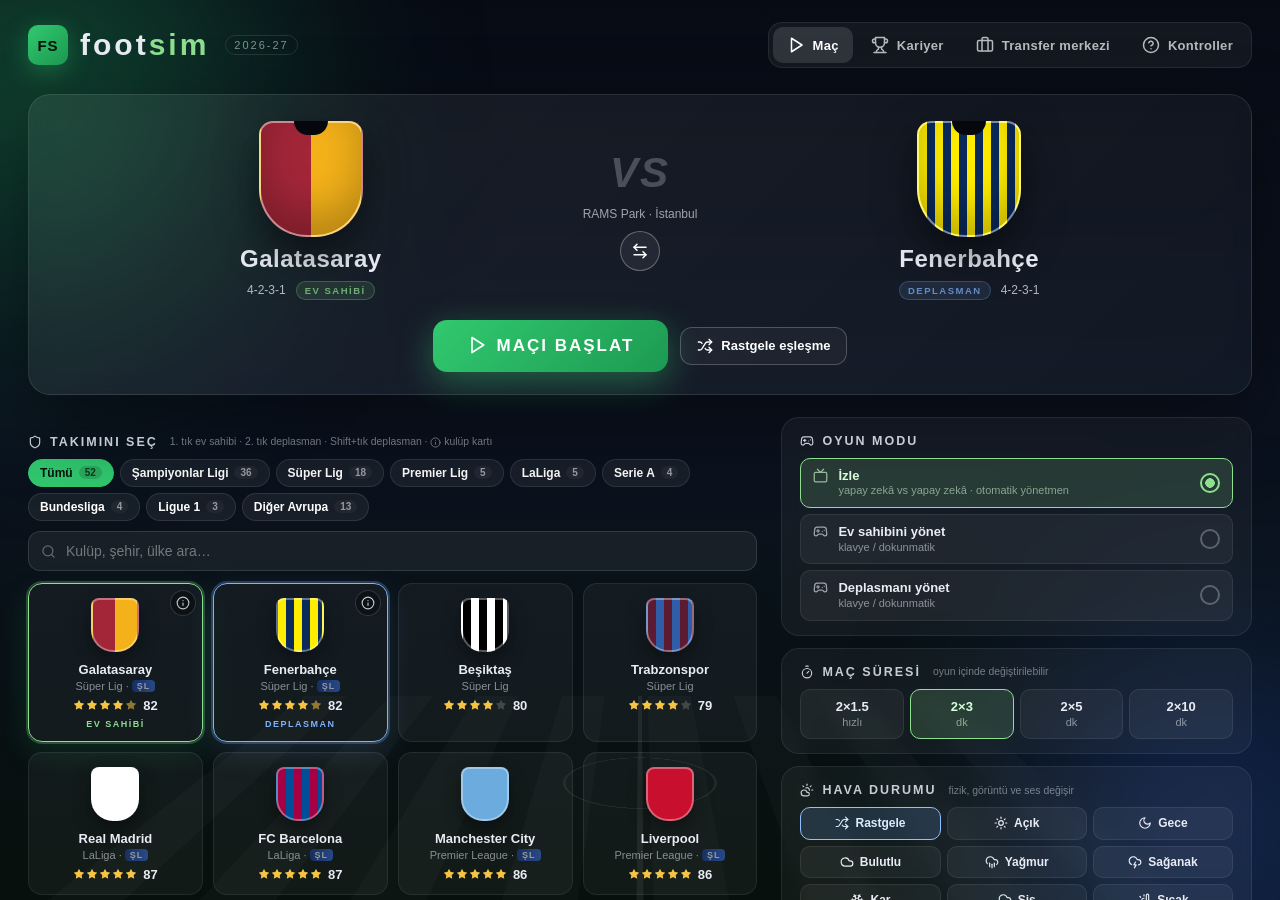
<file: index.html>
<!DOCTYPE html>
<html lang="tr">
<head>
<meta charset="UTF-8">
<meta name="viewport" content="width=device-width, initial-scale=1.0, maximum-scale=1.0, user-scalable=no, viewport-fit=cover">
<title>footsim — 3B Futbol Simülatörü (2026-27)</title>
<link rel="stylesheet" href="css/style.css">
</head>
<body>
<!-- ============ MENÜ ============ -->
<div id="menu">
  <div class="menuBg"><div class="pitchLines"></div><div class="glow g1"></div><div class="glow g2"></div></div>
  <div class="menuInner">
    <header class="menuHead">
      <div class="brand"><span class="logo">FS</span><h1>foot<span>sim</span></h1><span class="season">2026-27</span></div>
      <nav class="menuNav">
        <button class="navBtn on" data-nav="play"><i data-icon="play" data-size="18"></i><span>Maç</span></button>
        <button class="navBtn" id="btnCareer"><i data-icon="trophy" data-size="18"></i><span>Kariyer</span></button>
        <button class="navBtn" id="btnTransfer"><i data-icon="briefcase" data-size="18"></i><span>Transfer merkezi</span></button>
        <button class="navBtn" id="btnHelpMenu"><i data-icon="circle-help" data-size="18"></i><span>Kontroller</span></button>
      </nav>
    </header>

    <section class="hero">
      <div class="matchup">
        <div class="club home">
          <div id="sumHomeKit" class="kitBig"></div>
          <div class="cname" id="sumHome"></div>
          <div class="cmeta"><span id="formHome"></span><span class="pill">EV SAHİBİ</span></div>
        </div>
        <div class="centre">
          <div class="vsBig">VS</div>
          <div id="sumStadium" class="stadium"></div>
          <button id="btnSwap" class="iconBtn" title="Takımları değiştir"><i data-icon="arrow-left-right" data-size="18"></i></button>
        </div>
        <div class="club away">
          <div id="sumAwayKit" class="kitBig"></div>
          <div class="cname" id="sumAway"></div>
          <div class="cmeta"><span class="pill blue">DEPLASMAN</span><span id="formAway"></span></div>
        </div>
      </div>
      <div class="heroActions">
        <button id="btnStart" class="primary"><i data-icon="play" data-size="20"></i> MAÇI BAŞLAT</button>
        <button id="btnRandom" class="ghost"><i data-icon="shuffle" data-size="16"></i> Rastgele eşleşme</button>
      </div>
    </section>

    <div class="menuCols">
      <section class="pickers">
        <h2><i data-icon="shield" data-size="14"></i> Takımını seç <small>1. tık ev sahibi · 2. tık deplasman · Shift+tık deplasman · <i data-icon="info" data-size="11"></i> kulüp kartı</small></h2>
        <div class="pickTools">
          <div class="leagueTabs" id="leagueTabs"></div>
          <label class="search"><i data-icon="search" data-size="15"></i><input id="teamSearch" type="search" placeholder="Kulüp, şehir, ülke ara…" autocomplete="off"><span id="teamCount"></span></label>
        </div>
        <div id="teamGrid" class="teamGrid"></div>
      </section>
      <aside class="settings">
        <div class="setCard">
          <h2><i data-icon="gamepad-2" data-size="14"></i> Oyun modu</h2>
          <div class="seg modeSeg" id="modeSeg">
            <label><input type="radio" name="mode" value="watch" checked><span><i data-icon="tv" data-size="15"></i><b>İzle</b><small>yapay zekâ vs yapay zekâ · otomatik yönetmen</small></span></label>
            <label><input type="radio" name="mode" value="home"><span><i data-icon="gamepad-2" data-size="15"></i><b>Ev sahibini yönet</b><small>klavye / dokunmatik</small></span></label>
            <label><input type="radio" name="mode" value="away"><span><i data-icon="gamepad-2" data-size="15"></i><b>Deplasmanı yönet</b><small>klavye / dokunmatik</small></span></label>
          </div>
        </div>
        <div class="setCard">
          <h2><i data-icon="timer" data-size="14"></i> Maç süresi <small>oyun içinde değiştirilebilir</small></h2>
          <div class="seg row4 lenSeg">
            <label><input type="radio" name="len" value="1.5"><span>2×1.5<small>hızlı</small></span></label>
            <label><input type="radio" name="len" value="3" checked><span>2×3<small>dk</small></span></label>
            <label><input type="radio" name="len" value="5"><span>2×5<small>dk</small></span></label>
            <label><input type="radio" name="len" value="10"><span>2×10<small>dk</small></span></label>
          </div>
        </div>
        <div class="setCard">
        <h2><i data-icon="cloud-sun" data-size="14"></i> Hava durumu <small>fizik, görüntü ve ses değişir</small></h2>
        <div class="seg row4 wxSeg" id="wxSeg">
          <label><input type="radio" name="wx" value="random" checked><span><i data-icon="shuffle" data-size="14"></i>Rastgele</span></label>
          <label><input type="radio" name="wx" value="clear"><span><i data-icon="sun" data-size="14"></i>Açık</span></label>
          <label><input type="radio" name="wx" value="night"><span><i data-icon="moon" data-size="14"></i>Gece</span></label>
          <label><input type="radio" name="wx" value="cloudy"><span><i data-icon="cloud" data-size="14"></i>Bulutlu</span></label>
          <label><input type="radio" name="wx" value="rain"><span><i data-icon="cloud-rain" data-size="14"></i>Yağmur</span></label>
          <label><input type="radio" name="wx" value="storm"><span><i data-icon="cloud-lightning" data-size="14"></i>Sağanak</span></label>
          <label><input type="radio" name="wx" value="snow"><span><i data-icon="snowflake" data-size="14"></i>Kar</span></label>
          <label><input type="radio" name="wx" value="fog"><span><i data-icon="cloud-fog" data-size="14"></i>Sis</span></label>
          <label><input type="radio" name="wx" value="hot"><span><i data-icon="thermometer-sun" data-size="14"></i>Sıcak</span></label>
        </div>
        <p class="hint wxHint" id="wxHint"><i data-icon="info" data-size="12"></i><span>Islak zeminde top hızlanır ve sekmez, oyuncular kayar; karda top yavaşlar (turuncu top); siste uzun paslar isabetsiz; sıcakta kondisyon hızlı tükenir; rüzgâr uzun topları saptırır.</span></p>
        </div>
        <details class="setCard lineupCard" id="lineupCard">
          <summary><h2><i data-icon="list-ordered" data-size="14"></i> İlk 11'ler <small id="lineupSub"></small></h2><i class="chev" data-icon="chevron-down" data-size="16"></i></summary>
          <div class="lineups">
            <ul id="lineupHome"></ul>
            <ul id="lineupAway"></ul>
          </div>
        </details>
        <p class="hint"><i data-icon="info" data-size="12"></i><span>Maçta <b>T</b> kontrolü devral/bırak · <b>V</b> kamera · <b>Enter</b> sahneyi atla · <b>Tab</b> istatistik · <b>H</b> yardım. Transfer merkezindeki kadro değişiklikleri maça yansır; maç sonu hasılat ve maaşlar bütçeye işlenir. Lig sezonu için üstteki <b>Kariyer</b> sekmesini kullan.</span></p>
      </aside>
    </div>
    <div class="stickyStart" id="stickyStart"><div class="ssTeams"><span id="ssHome"></span><i>vs</i><span id="ssAway"></span></div><button id="btnStart2" class="primary"><i data-icon="play" data-size="18"></i> BAŞLAT</button></div>
    <div id="menuHelp" class="menuHelp hidden">
      <div class="ph"><span><i data-icon="gamepad-2" data-size="14"></i> Kontroller</span><button id="btnCloseMenuHelp" data-icon="x" data-size="16"></button></div>
      <div class="helpGrid">
        <div><h3>Genel</h3><ul><li><b>T</b> kontrolü devral/bırak</li><li><b>V</b> kamera değiştir</li><li><b>Enter / Backspace</b> tekrar ve ara sahneyi atla</li><li><b>Tab</b> istatistik · <b>G</b> taktik paneli · <b>P</b> duraklat · <b>1/2/3/0</b> hız</li><li><b>R</b> video kaydı başlat/durdur (YouTube için indir) · <b>F</b> tam ekran</li><li>Telefon/tablette: sanal joystick + dokunmatik düğmeler</li></ul></div>
        <div><h3>Hücum</h3><ul><li><b>Ok tuşları / WASD</b> hareket · <b>Shift</b> sprint</li><li><b>Boşluk</b> pas (basılı: güç) · <b>D</b> ara pası</li><li><b>C</b> uzun top / orta · <b>X</b> şut (basılı: güç, yönle köşe)</li></ul></div>
        <div><h3>Savunma & duran top</h3><ul><li><b>Boşluk</b> baskı · <b>X</b> kayarak müdahale · <b>Q</b> oyuncu değiştir</li><li>Penaltı: yön + <b>X</b> · Serbest vuruş: <b>X</b> şut, <b>C</b> orta, <b>Boşluk</b> kısa</li><li>Gamepad: A pas · X şut · B uzun top · Y ara pası · RB sprint</li></ul></div>
      </div>
    </div>
    <footer class="menuFoot"><span>Babylon.js · Türkçe spiker · VAR · hakem üçlüsü · kariyer ligi · tüm kurallar (ofsayt, avantaj, 8 sn, 5 değişiklik)</span><span>52 kulüp: Süper Lig 18 + Şampiyonlar Ligi lig aşaması 36 · güncel 2026-27 kadroları</span></footer>
  </div>
</div>

<!-- ============ KARİYER ============ -->
<div id="career" class="hidden">
  <div class="trInner">
    <header class="trHead">
      <div>
        <h1><i data-icon="trophy" data-size="28"></i> Kariyer <span id="crSeason">modu</span></h1>
        <p class="tag" id="crTag">Bir kulübün başına geç: 18 takımlı çift devreli lig (34 hafta), puan durumu, gol krallığı, transfer pencereleri ve sezon sonu ödülleri.</p>
      </div>
      <div class="trTools">
        <button id="btnCrTransfer" class="ghost"><i data-icon="briefcase" data-size="14"></i> Transfer merkezi</button>
        <button id="btnCrAbandon" class="ghost" title="Kariyeri sil"><i data-icon="x" data-size="14"></i> Kariyeri bitir</button>
        <button id="btnCrBack" class="ghost"><i data-icon="arrow-left" data-size="14"></i> Menü</button>
      </div>
    </header>

    <!-- yeni kariyer -->
    <section id="crNew" class="hidden">
      <h2><i data-icon="shield" data-size="14"></i> Kulübünü seç <small>Türk kulübü → Süper Lig (18 takım, 34 hafta) · Avrupa kulübü → Şampiyonlar Ligi ligi (18 takım)</small></h2>
      <div class="pickTools">
        <div class="leagueTabs" id="crLeagueTabs"></div>
        <label class="search"><i data-icon="search" data-size="15"></i><input id="crSearch" type="search" placeholder="Kulüp, şehir, ülke ara…" autocomplete="off"><span id="crCount"></span></label>
      </div>
      <div id="crGrid" class="teamGrid"></div>
      <div class="crNewRow">
        <div class="leagueHint" id="crLeagueHint"></div>
        <label>Menajer adı <input id="crName" type="text" maxlength="24" placeholder="Menajer"></label>
        <button id="btnCrStart" class="primary"><i data-icon="play" data-size="18"></i> KARİYERE BAŞLA</button>
      </div>
    </section>

    <!-- aktif kariyer -->
    <section id="crMain" class="hidden">
      <div id="crNext" class="crNext"></div>
      <div id="crFinance" class="finance"></div>
      <div id="trTabsCr" class="tabs"><button data-t="crTabTable" class="on">Puan durumu</button><button data-t="crTabFix">Fikstür</button><button data-t="crTabStats">İstatistik</button><button data-t="crTabNews">Haberler</button></div>
      <section id="crTabTable" class="trTab"><div id="crTable"></div></section>
      <section id="crTabFix" class="trTab hidden"><div id="crFix"></div></section>
      <section id="crTabStats" class="trTab hidden"><div id="crStats" class="squadCols"></div></section>
      <section id="crTabNews" class="trTab hidden"><div id="crNews"></div></section>
    </section>
  </div>
</div>

<!-- ============ TRANSFER MERKEZİ ============ -->
<div id="transfer" class="hidden">
  <div class="trInner">
    <header class="trHead">
      <div>
        <h1><i data-icon="briefcase" data-size="28"></i> Transfer <span>merkezi</span></h1>
        <p class="tag">Kadro kur, pazardan oyuncu al, sat; bütçe ve maaş tavanına dikkat. Değişiklikler tarayıcıda saklanır ve maçlara yansır.</p>
      </div>
      <div class="trTools">
        <select id="trTeam" title="Yönetilen kulüp"></select>
        <button id="btnTrPlay" class="ghost accent"><i data-icon="play" data-size="14"></i> Bu takımla maça</button>
        <button id="btnTrReset" class="ghost" title="Sezon başı kadro ve bütçelerine dön"><i data-icon="rotate-ccw" data-size="14"></i> Sıfırla</button>
        <button id="btnTrBack" class="ghost"><i data-icon="arrow-left" data-size="14"></i> Menü</button>
      </div>
    </header>
    <div id="trFinance" class="finance"></div>
    <div id="trMsg" class="trmsg"></div>
    <div id="trTabs" class="tabs"><button data-t="tabSquad" class="on">Kadro</button><button data-t="tabMarket">Pazar</button><button data-t="tabHistory">Transfer geçmişi</button></div>
    <section id="tabSquad" class="trTab">
      <p id="trSquadHint" class="hint"></p>
      <div class="squadCols">
        <div><h2>İlk 11 <small>(formasyon slotu · oyuncu mevkisi)</small></h2><div id="trXi"></div></div>
        <div><h2>Yedekler <small>(en iyi 9'u maça gider)</small></h2><div id="trBench"></div></div>
      </div>
    </section>
    <section id="tabMarket" class="trTab hidden">
      <div class="filters">
        <select id="trPos"><option value="ALL">Tüm mevkiler</option><option value="GK">Kaleci</option><option value="DEF">Savunma</option><option value="MID">Orta saha</option><option value="ATT">Hücum</option><option value="CB">Stoper</option><option value="RB">Sağ bek</option><option value="LB">Sol bek</option><option value="DM">Ön libero</option><option value="CM">Merkez OS</option><option value="AM">Ofansif OS</option><option value="RW">Sağ açık</option><option value="LW">Sol açık</option><option value="ST">Santrfor</option></select>
        <label>Min güç <input id="trMinOvr" type="range" min="0" max="92" value="0"> <b id="trMinOvrV">—</b></label>
        <label>Maks. bedel (M€) <input id="trMaxPrice" type="number" min="0" step="5" placeholder="∞"></label>
        <input id="trQ" type="search" placeholder="Oyuncu / kulüp ara…">
      </div>
      <div id="trMarket"></div>
    </section>
    <section id="tabHistory" class="trTab hidden"><div id="trHistory"></div></section>
  </div>

  <!-- Teklif diyaloğu -->
  <div id="offerDlg" class="dlg hidden"><div class="dlgInner">
    <h3 id="ofTitle"></h3>
    <p id="ofInfo" class="info"></p>
    <div class="fields">
      <label>Bonservis (M€) <input id="ofFee" type="number" min="0" step="0.5"></label>
      <label>Yıllık maaş (M€) <input id="ofWage" type="number" min="0" step="0.1"></label>
    </div>
    <div id="ofResult" class="ofres"></div>
    <div class="row"><button id="ofSend" class="primary">Teklif gönder</button><button id="ofAccept" class="ghost hidden"></button><button id="ofClose" class="ghost">Kapat</button></div>
  </div></div>

  <!-- Satış diyaloğu -->
  <div id="sellDlg" class="dlg hidden"><div class="dlgInner">
    <h3 id="slTitle"></h3>
    <p id="slInfo" class="info"></p>
    <div id="slOffers" class="offers"></div>
    <div class="row"><button id="slRelease" class="ghost">Serbest bırak</button><button id="slClose" class="ghost">Kapat</button></div>
  </div></div>
</div>

<!-- ============ OYUN ============ -->
<div id="game" class="hidden">
  <canvas id="renderCanvas"></canvas>
  <div id="labels"></div>

  <!-- Skor tabelası -->
  <div id="scoreboard">
    <div class="team"><span id="sbHomeC" class="c"></span><span id="sbHome">GAL</span><span id="sbHomeCards" class="cards"></span></div>
    <div id="sbScore" class="score">0 - 0</div>
    <div class="team"><span id="sbAwayCards" class="cards"></span><span id="sbAway">FEN</span><span id="sbAwayC" class="c"></span></div>
    <div class="clock"><span id="sbHalf">1Y</span> <span id="sbClock">00:00</span></div>
    <div class="wx" id="sbWx" title="Hava durumu"></div>
  </div>

  <div id="replayTag"><span class="dot"></span> TEKRAR</div>
  <div id="varTag"><i data-icon="monitor" data-size="14"></i> VAR İNCELEMESİ</div>
  <button id="btnSkip" title="Tekrarı / ara sahneyi atla (Enter)"><i data-icon="skip-forward" data-size="14"></i> Atla <small>Enter</small></button>

  <!-- Banner -->
  <div id="banner" class="banner"><div id="bannerTitle"></div><div id="bannerSub"></div></div>
  <div id="toasts"></div>
  <div id="commentary"></div>

  <!-- Dokunmatik kontroller (mobil) -->
  <div id="touchLayer">
    <div id="joyZone">
      <!-- Sanal joystick: sabit konumda, her zaman görünür; yön okları hangi yöne basıldığını gösterir. Bölgenin herhangi bir yerine dokununca
           joystick parmağın altına kayar (rahat kavrama), sürüklendikçe topuz hareket eder; bırakınca ortaya döner. -->
      <div id="joyBase">
        <div class="joyRing"></div>
        <i class="joyArrow up"></i><i class="joyArrow down"></i><i class="joyArrow left"></i><i class="joyArrow right"></i>
        <div id="joyKnob"><span class="joyDot"></span></div>
      </div>
    </div>
    <div id="touchBtns">
      <div class="tcol">
        <button data-key="KeyC" class="tb">ORTA<small>uzun top</small></button>
        <button data-key="Space" class="tb big">PAS<small>baskı</small></button>
      </div>
      <div class="tcol">
        <button data-key="KeyD" class="tb">ARA<small>pası</small></button>
        <button data-key="KeyX" class="tb big shoot">ŞUT<small>kayma</small></button>
      </div>
      <div class="tcol side">
        <button data-key="Shift" class="tb sm">SPRINT</button>
        <button data-key="KeyQ" class="tb sm">OYUNCU</button>
        <button data-key="KeyE" class="tb sm">KALECİ</button>
      </div>
    </div>
  </div>

  <!-- Dikey telefon: yatay çevirme ipucu -->
  <div id="rotateHint"><i data-icon="refresh-cw" data-size="14"></i> En iyi deneyim için telefonu yatay çevirin</div>

  <!-- Kayıt göstergesi -->
  <div id="recTag"><span class="dot"></span> KAYIT <span id="recTime">00:00</span></div>

  <!-- İnsan kontrol bilgi paneli (sol üst, skor tabelasının altında) -->
  <div id="hudControls" style="display:none">
    <div class="ctrlRow"><span id="ctrlTeamC" class="c"></span><span id="ctrlName"></span><span id="ctrlKey" title="Oyuncu değiştir">Q</span></div>
    <div id="powerBar"><div id="powerFill"></div></div>
    <div id="ctrlHint"></div>
  </div>

  <!-- Alt kontrol çubuğu (yeniden tasarım): 3 bölge — sol: kamera+süre · orta: oynatma/hız/kontrol · sağ: ses/kayıt/sistem.
       Düğmeler ikon+kısa etiket; dar ekranlarda etiketler gizlenir. --barH çalışma anında ölçülür (dokunma katmanı üstüne oturur). -->
  <div id="bar">
    <div class="bzone left">
      <div class="bgrp" id="grpCam" title="Kamera (V)">
        <span class="bic"><i data-icon="cctv" data-size="15"></i></span>
        <select id="camSelect">
          <option value="auto">Yönetmen</option>
          <option value="broadcast">Ana yayın</option>
          <option value="tv2">Taktik (yüksek)</option>
          <option value="low">Alçak yan</option>
          <option value="goal">Kale arkası</option>
          <option value="drone">Drone</option>
          <option value="player">Oyuncu (3. şahıs)</option>
        </select>
      </div>
      <div class="bgrp" id="grpLen" title="Maç süresi (yarı başına gerçek dakika) — oyun içinde değiştirilebilir">
        <span class="bic"><i data-icon="timer" data-size="15"></i></span>
        <select id="lenSelect">
          <option value="1.5">2×1.5 dk</option>
          <option value="3" selected>2×3 dk</option>
          <option value="5">2×5 dk</option>
          <option value="10">2×10 dk</option>
          <option value="45">2×45 dk</option>
        </select>
      </div>
    </div>
    <div class="bzone center">
      <div class="bgrp" id="grpGame">
        <button id="btnPause" class="ic" title="Duraklat (P)" data-icon="pause" data-size="17"></button>
        <span class="bsep"></span>
        <span class="bgrp inner" id="speedBtns" title="Oyun hızı (1/2/3/0)"><button data-s="0.5">½×</button><button data-s="1" class="on">1×</button><button data-s="2">2×</button><button data-s="4">4×</button></span>
        <span class="bsep"></span>
        <button id="btnTakeControl" title="Kontrolü devral / bırak (T)"><i data-icon="gamepad-2" data-size="15"></i><span>Kontrol</span></button>
        <button id="btnStats" title="İstatistikler (Tab)"><i data-icon="chart-column" data-size="15"></i><span>İstatistik</span></button>
        <button id="btnTactics" title="Taktik paneli (G)"><i data-icon="layers" data-size="15"></i><span>Taktik</span></button>
        <button id="btnNames" class="ic on" title="İsim etiketleri" data-icon="tag" data-size="15"></button>
      </div>
    </div>
    <div class="bzone right">
      <div class="bgrp" id="grpAudio">
        <button id="btnSound" class="ic on" title="Ses" data-icon="volume-2" data-size="16"></button>
        <button id="btnVoice" class="ic on" title="Spiker (Türkçe anlatım)" data-icon="mic" data-size="16"></button>
      </div>
      <div class="bgrp" id="grpSys">
        <button id="btnRec" title="Video kaydet / durdur (R) — YouTube için indir"><i data-icon="video" data-size="15"></i><span id="btnRecLabel">Kaydet</span></button>
        <button id="btnHelp" class="ic" title="Yardım (H)" data-icon="circle-help" data-size="16"></button>
        <button id="btnFull" class="ic" title="Tam ekran (F)" data-icon="maximize" data-size="16"></button>
        <button id="btnMenu" title="Duraklat / menü (Esc)"><i data-icon="menu" data-size="15"></i><span>Menü</span></button>
      </div>
    </div>
  </div>

  <div id="statsPanel" class="panel hidden">
    <div class="ph"><span><i data-icon="chart-column" data-size="14"></i> Maç istatistikleri</span><button id="btnCloseStats" data-icon="x" data-size="16"></button></div>
    <div id="statsBody"></div>
  </div>

  <!-- Yardım -->
  <div id="helpPanel" class="panel hidden">
    <div class="ph"><span><i data-icon="gamepad-2" data-size="14"></i> Kontroller</span><button id="btnCloseHelp" data-icon="x" data-size="16"></button></div>
    <div class="helpBody">
      <h3>Genel</h3>
      <ul><li><b>T</b> kontrolü devral/bırak · <b>V</b> kamera · <b>Enter / Backspace</b> tekrarı-ara sahneyi atla · <b>Tab</b> istatistik · <b>G</b> taktik paneli · <b>P</b> duraklat · <b>1/2/3/0</b> hız</li><li><b>R</b> video kaydı başlat/durdur — durdurunca kaydetme ekranı açılır (İndir → YouTube'a yükle) · <b>F</b> tam ekran</li></ul>
      <h3>Dokunmatik (telefon / tablet)</h3>
      <ul><li>Sol alt bölgeye dokunup sürükle: sanal joystick · sağda <b>PAS / ŞUT / ORTA / ARA</b> (basılı tut: güç) · <b>SPRINT</b> aç-kapat · <b>OYUNCU</b> değiştir · <b>KALECİ</b> çıkışı</li></ul>
      <h3>Hücum (top sizde)</h3>
      <ul>
        <li><b>Ok tuşları / WASD</b> hareket · <b>Shift</b> sprint</li>
        <li><b>Boşluk</b> pas (basılı tut: güç) · <b>D</b> ara pası · <b>C</b> uzun top / orta · <b>X</b> şut (basılı tut: güç, yönle köşe seç)</li>
      </ul>
      <h3>Savunma</h3>
      <ul><li><b>Boşluk</b> baskı / topu alma · <b>X</b> kayarak müdahale · <b>Q</b> oyuncu değiştir</li></ul>
      <h3>Duran toplar</h3>
      <ul><li>Penaltı: yön + <b>X</b> (yukarı = üst köşe) · Serbest vuruş: <b>X</b> şut, <b>C</b> orta, <b>Boşluk</b> kısa pas · Korner: <b>Boşluk</b> kısa, <b>C</b> uzak direk, <b>X</b> yakın direk</li></ul>
      <h3>Gamepad</h3>
      <ul><li>A pas · X şut · B uzun top · Y ara pası · LB oyuncu değiştir · RB sprint</li></ul>
    </div>
  </div>

  <!-- Taktik paneli (G) -->
  <div id="tacPanel" class="panel tac hidden">
    <div class="ph"><span id="tacTitle"><i data-icon="layers" data-size="14"></i> Taktik</span><button id="btnCloseTac" data-icon="x" data-size="16"></button></div>
    <div id="tacBody"></div>
  </div>

  <!-- TV grafikleri: alt bant (topla oynama / xG / şut), kadro tanıtımı, taktik değişikliği bandı, özet etiketi -->
  <div id="lowerThird" class="lt"><div class="ltHead"><span id="ltTitle">MAÇ İSTATİSTİKLERİ</span><span id="ltClock"></span></div><div id="ltBody"></div></div>
  <div id="lineupIntro" class="hidden"><div class="liInner"><div class="liHead"><span class="c" id="liC"></span><div><div id="liTeam"></div><div id="liSub"></div></div></div><div id="liGrid"></div></div></div>
  <div id="hlTag"><i data-icon="film" data-size="14"></i> <span>MAÇ ÖZETİ</span><small id="hlInfo"></small></div>

  <!-- Duraklatma menüsü -->
  <div id="pauseMenu" class="hidden">
    <div class="pmInner">
      <div class="pmTitle"><i data-icon="pause" data-size="18"></i> DURAKLATILDI</div>
      <div id="pmScore" class="pmScore"></div>
      <button id="pmResume" class="primary"><i data-icon="play" data-size="18"></i> DEVAM ET <small>P / Esc</small></button>
      <div class="pmGrid">
        <button id="pmControl"><i data-icon="gamepad-2" data-size="15"></i> <span>Kontrolü devral</span></button>
        <button id="pmTactics"><i data-icon="layers" data-size="15"></i> <span>Taktik</span></button>
        <button id="pmStats"><i data-icon="chart-column" data-size="15"></i> <span>İstatistikler</span></button>
        <button id="pmHelp"><i data-icon="circle-help" data-size="15"></i> <span>Kontroller</span></button>
        <button id="pmRec"><i data-icon="video" data-size="15"></i> <span>Video kaydı</span></button>
      </div>
      <div class="pmRow">
        <label>Maç süresi
          <select id="pmLen">
            <option value="1.5">2×1.5 dk</option><option value="3">2×3 dk</option><option value="5">2×5 dk</option><option value="10">2×10 dk</option><option value="45">2×45 dk</option>
          </select>
        </label>
        <label>Kamera
          <select id="pmCam">
            <option value="auto">Yönetmen</option><option value="broadcast">Ana yayın</option><option value="tv2">Taktik</option><option value="low">Alçak yan</option><option value="goal">Kale arkası</option><option value="drone">Drone</option><option value="player">Oyuncu (3. şahıs)</option>
          </select>
        </label>
      </div>
      <button id="pmMenu" class="ghost"><i data-icon="menu" data-size="15"></i> Maçtan çık (ana menü)</button>
    </div>
  </div>

  <!-- Devre / maç sonu -->
  <div id="overlay" class="hidden">
    <div class="ovInner">
      <div id="ovTitle"></div>
      <div id="ovScore"></div>
      <div id="ovScorers"></div>
      <div id="ovStats"></div>
      <div class="row"><button id="btnContinue" class="primary"><i data-icon="play" data-size="16"></i> İkinci yarı</button><button id="btnHighlights" class="primary ghost"><i data-icon="film" data-size="16"></i> Özeti izle</button><button id="btnMenu2" class="primary"><i data-icon="menu" data-size="16"></i> Menü</button></div>
    </div>
  </div>
</div>

  <!-- Video kaydı: kaydet/indir ekranı -->
<!-- kulüp kartı -->
<div id="clubDlg" class="dlg hidden"><div class="dlgInner clubCard">
  <div class="ccHead"><div class="crest" id="ccKit"></div><div><h3 id="ccName"></h3><div class="ccSub" id="ccSub"></div></div><button id="btnCcClose" class="iconBtn" title="Kapat"><i data-icon="x" data-size="18"></i></button></div>
  <div class="ccKits"><div><span class="kitSw" id="ccKitH"></span>İç saha</div><div><span class="kitSw" id="ccKitA"></span>Deplasman</div><div><span class="kitSw" id="ccKitG"></span>Kaleci</div></div>
  <div class="ccGrid" id="ccGrid"></div>
  <div class="ccStrength" id="ccStrength"></div>
  <details class="ccSquad"><summary><i data-icon="list-ordered" data-size="14"></i> Kadro (ilk 11 + yedekler)</summary><div class="ccXi" id="ccXi"></div></details>
  <div class="row ccActions"><button id="btnCcHome" class="ghost"><i data-icon="house" data-size="14"></i> Ev sahibi yap</button><button id="btnCcAway" class="ghost"><i data-icon="plane" data-size="14"></i> Deplasman yap</button><button id="btnCcCareer" class="primary"><i data-icon="trophy" data-size="14"></i> Bu kulüple kariyer</button></div>
</div></div>
<div id="recDlg" class="dlg hidden">
  <div class="dlgInner recInner">
    <h3><i data-icon="video" data-size="20"></i> Kayıt tamamlandı</h3>
    <p class="info" id="recInfo"></p>
    <video id="recPreview" controls playsinline></video>
    <div class="fields">
      <label>Dosya adı <input id="recName" type="text" maxlength="80"></label>
    </div>
    <p class="hint recHint"><i data-icon="info" data-size="12"></i> <span id="recFmt"></span> YouTube'a yüklemek için indirilen dosyayı <b>studio.youtube.com</b> → <b>Oluştur → Video yükle</b> adımıyla seçin. Dikey/kısa video için tarayıcı penceresini daraltıp kaydedin.</p>
    <div class="row">
      <button id="recSave" class="primary"><i data-icon="arrow-down-to-line" data-size="16"></i> İndir</button>
      <button id="recShare" class="ghost hidden"><i data-icon="send" data-size="14"></i> Paylaş…</button>
      <button id="recDiscard" class="ghost"><i data-icon="x" data-size="14"></i> Sil</button>
    </div>
  </div>
</div>


<script src="lib/babylon.js"></script>
<script src="lib/icons.js"></script>
<script src="js/core/math.js"></script>
<script src="js/core/pitch.js"></script>
<script src="js/core/entities.js"></script>
<script src="js/data/teams.js"></script>
<script src="js/data/teams_ext.js"></script>
<script src="js/data/transfer.js"></script>
<script src="js/data/career.js"></script>
<script src="js/sim/weather.js"></script>
<script src="js/sim/ball.js"></script>
<script src="js/sim/actions.js"></script>
<script src="js/sim/ai.js"></script>
<script src="js/sim/tactics.js"></script>
<script src="js/sim/human.js"></script>
<script src="js/sim/officials.js"></script>
<script src="js/sim/match.js"></script>
<script src="js/render/stadium.js"></script>
<script src="js/render/weather_fx.js"></script>
<script src="js/render/players.js"></script>
<script src="js/render/camera.js"></script>
<script src="js/render/voice.js"></script>
<script src="js/render/audio.js"></script>
<script src="js/ui/club_picker.js"></script>
<script src="js/ui/transfer_ui.js"></script>
<script src="js/ui/career_ui.js"></script>
<script src="js/ui/touch.js"></script>
<script src="js/ui/recorder.js"></script>
<script src="js/ui/tactics_ui.js"></script>
<script src="js/app.js"></script>
</body>
</html>
</file>
<file: css/style.css>
*{box-sizing:border-box}
html,body{margin:0;padding:0;height:100%;background:#070a12;color:#e8ecf4;font-family:"Segoe UI",Roboto,Helvetica,Arial,sans-serif;overflow:hidden}
.hidden{display:none!important}
button{cursor:pointer;font-family:inherit}

/* ---------- MENÜ (FIFA/PES tarzı) ---------- */
#menu{position:fixed;inset:0;overflow-x:hidden;overflow-y:auto;background:#05070d;font-family:"Segoe UI",Roboto,Helvetica,Arial,sans-serif;-webkit-overflow-scrolling:touch;overscroll-behavior:contain}
#menu *{min-width:0}
.menuBg{position:fixed;inset:0;pointer-events:none;overflow:hidden;background:linear-gradient(180deg,#070b14 0%,#0b1220 45%,#07100c 100%)}
.menuBg .pitchLines{position:absolute;inset:-10% -5%;background:
  linear-gradient(90deg,transparent 49.7%,rgba(255,255,255,.07) 49.7%,rgba(255,255,255,.07) 50.3%,transparent 50.3%),
  radial-gradient(circle at 50% 50%,transparent 118px,rgba(255,255,255,.07) 118px,rgba(255,255,255,.07) 122px,transparent 122px),
  repeating-linear-gradient(90deg,rgba(255,255,255,.018) 0 90px,transparent 90px 180px);transform:perspective(900px) rotateX(58deg) translateY(-8%);transform-origin:50% 100%;opacity:.9}
.menuBg .glow{position:absolute;border-radius:50%;filter:blur(90px);opacity:.55}
.menuBg .g1{width:min(720px,120vw);height:min(720px,120vw);left:-25vw;top:-30vh;background:radial-gradient(circle,#1c8a52,transparent 65%)}
.menuBg .g2{width:min(640px,110vw);height:min(640px,110vw);right:-20vw;bottom:-30vh;background:radial-gradient(circle,#2244a8,transparent 65%)}
.menuInner{position:relative;max-width:1320px;margin:0 auto;padding:clamp(12px,2.5vw,22px) clamp(12px,3vw,28px) calc(40px + env(safe-area-inset-bottom))}
.menuHead{display:flex;align-items:center;justify-content:space-between;gap:12px 20px;flex-wrap:wrap}
.brand{display:flex;align-items:center;gap:12px}
.brand .logo{width:40px;height:40px;border-radius:10px;background:linear-gradient(135deg,#31c96f,#1d9a52);display:grid;place-items:center;font-weight:900;font-size:15px;letter-spacing:1px;color:#04120a;box-shadow:0 6px 24px rgba(49,201,111,.35)}
.brand h1{font-size:30px;letter-spacing:3px;margin:0;font-weight:900}
.brand h1 span{color:#8de08f}
.brand .season{font-size:11px;letter-spacing:2px;opacity:.55;border:1px solid rgba(255,255,255,.2);padding:3px 8px;border-radius:999px;margin-left:4px}
.menuNav{display:flex;gap:4px;background:rgba(255,255,255,.05);padding:4px;border-radius:14px;border:1px solid rgba(255,255,255,.08);max-width:100%;overflow-x:auto;scrollbar-width:none}
.menuNav::-webkit-scrollbar{display:none}
.navBtn{display:flex;align-items:center;gap:8px;background:transparent;border:0;color:#fff;opacity:.7;padding:9px 14px;border-radius:10px;font-size:13px;font-weight:700;letter-spacing:.3px;transition:all .15s;white-space:nowrap;flex:none}
.navBtn:hover{opacity:1;background:rgba(255,255,255,.08)}
.navBtn.on{opacity:1;background:rgba(255,255,255,.12)}
.hero{margin:clamp(14px,3vw,26px) 0 clamp(14px,3vw,22px);background:linear-gradient(135deg,rgba(255,255,255,.07),rgba(255,255,255,.03));border:1px solid rgba(255,255,255,.1);border-radius:22px;padding:clamp(16px,3vw,26px) clamp(14px,3vw,30px) clamp(16px,3vw,22px);backdrop-filter:blur(10px);box-shadow:0 30px 80px rgba(0,0,0,.45)}
.matchup{display:grid;grid-template-columns:1fr auto 1fr;align-items:center;gap:20px}
.club .cname{font-weight:900;font-size:clamp(17px,2.2vw,24px);letter-spacing:.5px;line-height:1.15}
.club{display:flex;flex-direction:column;align-items:center;gap:8px;text-align:center}
.club .kitBig{width:104px;height:116px;border-radius:14px 14px 48px 48px;border:2px solid rgba(255,255,255,.45);box-shadow:0 18px 40px rgba(0,0,0,.5),inset 0 -20px 40px rgba(0,0,0,.25);position:relative}
.club .kitBig::after{content:"";position:absolute;left:50%;top:-2px;width:34px;height:14px;transform:translateX(-50%);background:#05070d;border-radius:0 0 18px 18px}
.club .cmeta{display:flex;gap:10px;align-items:center;font-size:12px;opacity:.75}
.pill{font-size:9.5px;letter-spacing:1.5px;font-weight:800;padding:3px 8px;border-radius:999px;background:rgba(141,224,143,.15);color:#8de08f;border:1px solid rgba(141,224,143,.35)}
.pill.blue{background:rgba(127,179,255,.15);color:#7fb3ff;border-color:rgba(127,179,255,.35)}
.centre{display:flex;flex-direction:column;align-items:center;gap:10px;min-width:180px}
.vsBig{font-size:42px;font-weight:900;letter-spacing:2px;opacity:.25;font-style:italic}
.centre .stadium{font-size:12px;opacity:.65;text-align:center}
.iconBtn{width:40px;height:40px;border-radius:50%;border:1px solid rgba(255,255,255,.3);background:rgba(255,255,255,.06);color:#fff;display:grid;place-items:center;transition:all .15s}
.iconBtn:hover{background:#fff;color:#000;transform:rotate(180deg)}
.heroActions{display:flex;gap:12px;justify-content:center;align-items:center;margin-top:20px;flex-wrap:wrap}
.primary{display:inline-flex;align-items:center;justify-content:center;gap:10px;background:linear-gradient(135deg,#31c96f,#1d9a52);border:0;color:#fff;font-weight:900;font-size:17px;letter-spacing:2px;padding:15px 34px;border-radius:14px;box-shadow:0 10px 34px rgba(49,201,111,.4);transition:all .15s;max-width:100%}
.primary:hover{filter:brightness(1.08);transform:translateY(-1px)}
.ghost{display:inline-flex;align-items:center;gap:8px;background:rgba(255,255,255,.04);border:1px solid rgba(255,255,255,.22);color:#fff;padding:10px 16px;border-radius:12px;font-size:13px;font-weight:600}
.ghost:hover{background:rgba(255,255,255,.12)}
.ghost.accent{border-color:#8de08f;color:#8de08f}
.ghost.accent:hover{background:rgba(141,224,143,.12)}
.menuCols{display:grid;grid-template-columns:1.55fr 1fr;gap:24px}
h2{display:flex;align-items:center;gap:8px;font-size:12.5px;text-transform:uppercase;letter-spacing:2px;opacity:.85;margin:18px 0 10px}
h2 small{text-transform:none;letter-spacing:0;opacity:.55;font-weight:400;margin-left:4px}
.teamGrid{display:grid;grid-template-columns:repeat(auto-fill,minmax(min(150px,100%),1fr));gap:10px}
.teamCard{position:relative;background:rgba(255,255,255,.045);border:1px solid rgba(255,255,255,.08);border-radius:14px;padding:14px 10px 12px;cursor:pointer;transition:all .18s;display:flex;flex-direction:column;align-items:center;text-align:center;overflow:hidden}
.teamCard::before{content:"";position:absolute;inset:0;background:linear-gradient(180deg,rgba(255,255,255,.06),transparent 60%);opacity:0;transition:opacity .18s}
.teamCard:hover{background:rgba(255,255,255,.09);transform:translateY(-3px);border-color:rgba(255,255,255,.2)}
.teamCard:hover::before{opacity:1}
.teamCard.home{border-color:#8de08f;box-shadow:0 0 0 2px rgba(141,224,143,.25),0 10px 30px rgba(49,201,111,.15)}
.teamCard.away{border-color:#7fb3ff;box-shadow:0 0 0 2px rgba(127,179,255,.25),0 10px 30px rgba(127,179,255,.15)}
.teamCard.home::after{content:"EV SAHİBİ";font-size:9px;letter-spacing:1.5px;color:#8de08f;margin-top:6px;font-weight:800}
.teamCard.away::after{content:"DEPLASMAN";font-size:9px;letter-spacing:1.5px;color:#7fb3ff;margin-top:6px;font-weight:800}
.crest{width:48px;height:54px;border-radius:8px 8px 22px 22px;border:2px solid rgba(255,255,255,.35);margin-bottom:10px;box-shadow:0 8px 18px rgba(0,0,0,.4)}
.tname{font-weight:800;font-size:13px}
.tleague{font-size:11px;opacity:.55;margin-top:3px}
.row{display:flex;gap:10px;margin-top:12px;flex-wrap:wrap}
.settings{display:flex;flex-direction:column;gap:12px;height:fit-content;position:sticky;top:20px}
.setCard{background:rgba(255,255,255,.045);border:1px solid rgba(255,255,255,.08);border-radius:18px;padding:4px clamp(12px,2vw,18px) 14px;backdrop-filter:blur(8px)}
.setCard h2{margin:12px 0 10px}
.settings>.hint{margin:2px 4px 0}
.seg{display:flex;flex-direction:column;gap:6px}
.seg.row4{flex-direction:row}
.seg label{position:relative;display:block;flex:1}
.seg input{position:absolute;opacity:0;pointer-events:none}
.seg span{display:flex;align-items:center;gap:8px;background:rgba(255,255,255,.05);border:1px solid rgba(255,255,255,.08);padding:10px 12px;border-radius:10px;cursor:pointer;font-size:13px;font-weight:600;transition:all .15s;line-height:1.2}
.seg.row4 span{flex-direction:column;gap:2px;justify-content:center;text-align:center;padding:9px 6px}
.seg span small{opacity:.55;font-weight:400;font-size:11px}
.seg span:hover{background:rgba(255,255,255,.1)}
.seg input:checked+span{background:rgba(141,224,143,.16);border-color:#8de08f;color:#d8ffd9}
.seg input:focus-visible+span{outline:2px solid #8de08f;outline-offset:1px}
/* oyun modu: ikon | başlık + alt yazı | onay noktası */
.seg.modeSeg span{display:grid;grid-template-columns:auto 1fr auto;grid-template-areas:"ic t chk" "ic s chk";column-gap:10px;row-gap:1px;align-items:center;padding:9px 12px}
.seg.modeSeg span svg{grid-area:ic;opacity:.8}
.seg.modeSeg span b{grid-area:t;font-weight:700}
.seg.modeSeg span small{grid-area:s;font-size:11px;line-height:1.25}
.seg.modeSeg span::after{content:"";grid-area:chk;width:16px;height:16px;border-radius:50%;border:2px solid rgba(255,255,255,.28);transition:all .15s}
.seg.modeSeg input:checked+span::after{border-color:#8de08f;background:radial-gradient(circle,#8de08f 40%,transparent 44%)}
/* ilk 11'ler: katlanabilir kart */
details.lineupCard summary{list-style:none;display:flex;align-items:center;justify-content:space-between;cursor:pointer;gap:8px}
details.lineupCard summary::-webkit-details-marker{display:none}
details.lineupCard summary h2{margin:12px 0}
details.lineupCard .chev{display:inline-flex;opacity:.6;transition:transform .2s}
details.lineupCard[open] .chev{transform:rotate(180deg)}
details.lineupCard .lineups{padding-bottom:4px}
/* mobil: ekrana yapışık başlat çubuğu (aşağı kaydırınca hero'daki buton görünmez olduğunda) */
.stickyStart{display:none}
.lineups{display:grid;grid-template-columns:1fr 1fr;gap:10px;font-size:11.5px}
.lineups ul{list-style:none;margin:0;padding:0}
.lineups li{padding:3px 0;border-bottom:1px solid rgba(255,255,255,.06);display:flex;gap:6px}
.lineups li b{opacity:.55;width:20px;text-align:right}
.lineups li span{margin-left:auto;opacity:.45;font-size:10px}
.hint{display:flex;gap:6px;font-size:11.5px;opacity:.6;margin-top:14px;line-height:1.5;overflow-wrap:anywhere}
.hint svg{flex:none;margin-top:3px}
.menuHelp{margin-top:22px;background:rgba(255,255,255,.05);border:1px solid rgba(255,255,255,.1);border-radius:16px;overflow:hidden}
.menuHelp .ph{display:flex;justify-content:space-between;align-items:center;padding:12px 18px;font-weight:800;letter-spacing:1px;border-bottom:1px solid rgba(255,255,255,.08)}
.menuHelp .ph span{display:flex;gap:8px;align-items:center}
.menuHelp .ph button{background:none;border:0;color:#fff;display:grid;place-items:center}
.helpGrid{display:grid;grid-template-columns:repeat(3,1fr);gap:18px;padding:14px 18px 18px;font-size:12.5px;line-height:1.6}
.helpGrid h3{font-size:11px;text-transform:uppercase;letter-spacing:1.5px;opacity:.6;margin:0 0 6px}
.helpGrid ul{margin:0;padding-left:16px}
@media (max-width:900px){.helpGrid{grid-template-columns:1fr}}
.menuFoot{display:flex;justify-content:space-between;gap:16px;flex-wrap:wrap;font-size:11px;opacity:.45;margin-top:28px;letter-spacing:.3px}
/* ---- menü: duyarlı kırılımlar ---- */
@media (max-width:980px){.menuCols{grid-template-columns:1fr}.settings{position:static}}
@media (max-width:760px){
  .stickyStart{display:flex;position:fixed;left:0;right:0;bottom:0;z-index:5;align-items:center;justify-content:space-between;gap:12px;padding:10px 14px calc(10px + env(safe-area-inset-bottom));background:rgba(6,9,16,.88);backdrop-filter:blur(14px);border-top:1px solid rgba(255,255,255,.1);transform:translateY(110%);transition:transform .25s}
  #menu.showSticky .stickyStart{transform:none}
  .stickyStart .ssTeams{display:flex;align-items:center;gap:8px;min-width:0;font-size:13px;font-weight:700}
  .stickyStart .ssTeams span{white-space:nowrap;overflow:hidden;text-overflow:ellipsis;max-width:34vw}
  .stickyStart .ssTeams i{font-style:italic;opacity:.45;font-size:11px}
  .stickyStart .primary{flex:none;padding:11px 18px;font-size:14px;letter-spacing:1.5px;border-radius:12px}
  .menuInner{padding-bottom:calc(84px + env(safe-area-inset-bottom))}
}
@media (max-width:760px){
  .menuHead{flex-direction:column;align-items:stretch}
  .brand{justify-content:center}
  .menuNav{justify-content:flex-start}
  .navBtn{padding:8px 12px;font-size:12px}
  /* eşleşme: iki kulüp yan yana, VS/stadyum altta */
  .matchup{grid-template-columns:1fr 1fr;grid-template-areas:"home away" "centre centre";gap:12px}
  .club.home{grid-area:home}.club.away{grid-area:away}.centre{grid-area:centre;min-width:0;flex-direction:row;justify-content:center;gap:14px;flex-wrap:wrap}
  .vsBig{font-size:28px}
  .club .kitBig{width:84px;height:94px}
  .club .cmeta{flex-wrap:wrap;justify-content:center}
  .heroActions{margin-top:14px}
  .heroActions .primary{width:100%;font-size:15px;padding:14px 20px}
  .heroActions .ghost{width:100%;justify-content:center}
  h2 small{display:block;margin:2px 0 0}
  .lineups{grid-template-columns:1fr 1fr;font-size:11px}
  .menuFoot{flex-direction:column;gap:6px;text-align:center}
}
@media (max-width:480px){
  .menuNav{display:grid;grid-template-columns:repeat(4,1fr);overflow:visible}
  .navBtn{flex-direction:column;gap:4px;padding:8px 4px;font-size:10.5px;justify-content:center;white-space:normal;text-align:center;line-height:1.15}
}
@media (max-width:420px){
  .brand h1{font-size:24px}
  .brand .season{display:none}
  .teamGrid{grid-template-columns:repeat(2,minmax(0,1fr));gap:8px}
  .teamCard{padding:10px 6px 10px}
  .tname{font-size:12px}
  .seg.row4{flex-wrap:wrap}.seg.row4 label{flex:1 1 40%}
}

/* ---------- kulüp seçici: sekmeler + arama + kart rozetleri ---------- */
.pickTools{display:flex;flex-direction:column;gap:10px;margin-bottom:12px}
.leagueTabs{display:flex;gap:6px;flex-wrap:wrap}
.leagueTabs button{flex:0 0 auto;background:rgba(255,255,255,.06);border:1px solid rgba(255,255,255,.1);color:#fff;border-radius:999px;padding:6px 11px;font-size:12px;font-weight:700;cursor:pointer;display:flex;gap:6px;align-items:center;white-space:nowrap;transition:all .15s}
.leagueTabs button small{font-size:10px;opacity:.55;font-weight:800;background:rgba(255,255,255,.08);padding:1px 6px;border-radius:999px}
.leagueTabs button:hover{background:rgba(255,255,255,.12)}
.leagueTabs button.on{background:#31c96f;border-color:#31c96f;color:#04140a}
.leagueTabs button.on small{background:rgba(0,0,0,.18);opacity:.8}
.search{display:flex;align-items:center;gap:8px;background:rgba(255,255,255,.06);border:1px solid rgba(255,255,255,.12);border-radius:12px;padding:0 12px;height:40px;box-sizing:border-box}
.search:focus-within{border-color:#8de08f;box-shadow:0 0 0 3px rgba(141,224,143,.15)}
.search svg{opacity:.6;flex:0 0 auto}
.search input{flex:1;min-width:0;background:none;border:0;color:#fff;font-size:14px;outline:none;font-family:inherit;height:100%}
.search input::placeholder{color:rgba(255,255,255,.4)}
.search input::-webkit-search-cancel-button{filter:invert(1);opacity:.6}
.search span{font-size:11px;opacity:.55;white-space:nowrap}
.emptyPick{grid-column:1/-1;padding:28px;text-align:center;opacity:.6;font-size:13px}
.teamCard .tpow{display:flex;align-items:center;gap:6px;margin-top:6px;font-size:12px}
.teamCard .tpow b{font-weight:900;font-size:13px}
.stars{display:inline-flex;gap:1px}
.stars .st{display:inline-flex;color:rgba(255,255,255,.18)}
.stars .st svg{fill:currentColor;stroke:none;width:12px;height:12px}
.stars .st.on{color:#f6c445}
.stars .st.half{color:#f6c445;opacity:.55}
.uclTag{display:inline-block;font-size:9px;font-weight:900;letter-spacing:1px;padding:1px 5px;border-radius:4px;background:linear-gradient(90deg,#1a3f9a,#3a6fe0);color:#fff;vertical-align:1px}
.teamCard .infoBtn{position:absolute;top:6px;right:6px;width:26px;height:26px;border-radius:50%;border:1px solid rgba(255,255,255,.15);background:rgba(0,0,0,.35);color:rgba(255,255,255,.75);display:grid;place-items:center;cursor:pointer;opacity:0;transition:opacity .15s,background .15s;padding:0}
.teamCard:hover .infoBtn,.teamCard.home .infoBtn,.teamCard.away .infoBtn{opacity:1}
.teamCard .infoBtn:hover{background:#fff;color:#000}
@media (hover:none){.teamCard .infoBtn{opacity:1}}
/* kulüp kartı */
.clubCard{width:640px;max-width:96vw;padding:22px 24px}
.ccHead{display:flex;gap:14px;align-items:center;margin-bottom:12px}
.ccHead .crest{margin:0;flex:0 0 auto}
.ccHead h3{margin:0;font-size:22px;line-height:1.1}
.ccHead .ccSub{font-size:12px;opacity:.7;margin-top:4px}
.ccHead .iconBtn{margin-left:auto}
.ccKits{display:flex;gap:14px;font-size:11px;opacity:.85;margin-bottom:14px;flex-wrap:wrap}
.ccKits>div{display:flex;gap:6px;align-items:center}
.kitSw{display:inline-block;width:18px;height:20px;border-radius:3px 3px 7px 7px;border:1px solid rgba(255,255,255,.35)}
.ccGrid{display:grid;grid-template-columns:repeat(3,1fr);gap:8px;margin-bottom:14px}
.ccItem{display:flex;gap:9px;align-items:flex-start;background:rgba(255,255,255,.05);border:1px solid rgba(255,255,255,.08);border-radius:10px;padding:9px 10px;min-width:0}
.ccItem svg{opacity:.6;flex:0 0 auto;margin-top:2px}
.ccItem span{display:block;font-size:10px;letter-spacing:1px;text-transform:uppercase;opacity:.55}
.ccItem b{display:block;font-size:13px;margin-top:2px;line-height:1.25;overflow-wrap:anywhere}
.ccItem b small{display:block;font-weight:500;opacity:.6;font-size:11px}
.ccStrength{background:rgba(255,255,255,.04);border-radius:12px;padding:12px 14px;margin-bottom:12px}
.ccOvr{display:flex;gap:12px;align-items:center;margin-bottom:10px}
.ccOvr .big{font-size:38px;font-weight:900;line-height:1;background:linear-gradient(180deg,#fff,#9be7a8);-webkit-background-clip:text;background-clip:text;color:transparent}
.ccOvr small{display:block;font-size:11px;opacity:.6;margin-top:3px}
.ccBar{display:grid;grid-template-columns:76px 1fr 32px;gap:10px;align-items:center;font-size:12px;margin:5px 0}
.ccBar .track{height:7px;background:rgba(255,255,255,.1);border-radius:99px;overflow:hidden}
.ccBar .fill{height:100%;background:linear-gradient(90deg,#31c96f,#8de08f);border-radius:99px}
.ccBar b{text-align:right}
.ccStar{font-size:12px;margin-top:8px;display:flex;gap:6px;align-items:center;opacity:.9}
.ccStar small{opacity:.6}
.ccSquad{margin-bottom:12px}
.ccSquad summary{cursor:pointer;font-size:13px;font-weight:700;display:flex;gap:6px;align-items:center;padding:6px 0;list-style:none}
.ccSquad summary::-webkit-details-marker{display:none}
.ccXi{display:grid;grid-template-columns:1fr 1fr;gap:0 16px}
.ccXi ol{margin:6px 0 0;padding:0;list-style:none;font-size:12px}
.ccXi li{display:flex;gap:6px;align-items:baseline;padding:3px 0;border-bottom:1px solid rgba(255,255,255,.06)}
.ccXi li b{width:22px;opacity:.6;font-weight:800;text-align:right;flex:0 0 auto}
.ccXi li span{margin-left:auto;font-size:10px;opacity:.55;letter-spacing:.5px}
.ccXi li em{font-style:normal;font-weight:800;width:22px;text-align:right;flex:0 0 auto}
.ccXi ol.bench{opacity:.8}
.ccActions{display:flex;gap:8px;flex-wrap:wrap;justify-content:flex-end}
.ccActions .primary{width:auto;margin:0}
.leagueHint{flex:1 1 100%;font-size:12px;opacity:.85;display:flex;gap:6px;align-items:center;flex-wrap:wrap}
.leagueHint small{opacity:.6}
@media (max-width:640px){
  .leagueTabs button{padding:5px 9px;font-size:11px}
  .ccGrid{grid-template-columns:1fr 1fr}
  .ccXi{grid-template-columns:1fr}
  .clubCard{padding:16px 14px}
  .ccActions button{flex:1 1 45%}
}

/* ---------- OYUN ---------- */
#game{position:fixed;inset:0}
#renderCanvas{width:100%;height:100%;display:block;outline:none;touch-action:none}
#labels{position:absolute;inset:0;pointer-events:none;overflow:hidden}
.lbl{position:absolute;transform:translate(-50%,-100%);font-size:11px;background:rgba(0,0,0,.55);padding:2px 7px;border-radius:10px;border-bottom:2px solid #fff;white-space:nowrap;color:#fff;letter-spacing:.3px}
.lbl.owner{background:rgba(0,0,0,.8);font-size:12px}
.lbl.human{background:rgba(255,255,255,.9);color:#000;font-weight:700}
.yc,.rc{display:inline-block;width:7px;height:10px;border-radius:1px;vertical-align:middle;margin-left:3px}
.yc{background:#ffd400}.rc{background:#e53935}

#scoreboard{position:absolute;top:18px;left:22px;display:flex;align-items:stretch;background:rgba(8,10,20,.42);border:1px solid rgba(255,255,255,.14);border-radius:10px;overflow:hidden;font-weight:800;font-size:18px;box-shadow:0 6px 24px rgba(0,0,0,.25);backdrop-filter:blur(10px) saturate(1.2);text-shadow:0 1px 2px rgba(0,0,0,.6)}
#scoreboard .team{display:flex;align-items:center;gap:8px;padding:8px 14px}
#scoreboard .c{width:10px;height:24px;border-radius:2px;display:inline-block}
#scoreboard .score{background:rgba(255,255,255,.88);color:#000;padding:8px 16px;display:flex;align-items:center;font-size:20px;text-shadow:none}
#scoreboard .clock{background:rgba(255,255,255,.08);padding:8px 14px;font-variant-numeric:tabular-nums;font-weight:600;font-size:15px;display:flex;align-items:center;gap:8px}
#scoreboard .wx{display:none;align-items:center;gap:4px;padding:0 10px;font-size:12px;font-weight:700;opacity:.85;border-left:1px solid rgba(255,255,255,.12)}
#scoreboard .wx svg{opacity:.9}
/* hava seçici: 3 sütun, ikon + ad */
.wxSeg.row4{display:grid;grid-template-columns:repeat(3,1fr);gap:6px}
.wxSeg.row4 label{flex:none}
.wxSeg.row4 span{flex-direction:row;gap:6px;justify-content:center;padding:8px 6px;font-size:12px}
.wxSeg input:checked+span{background:rgba(120,180,255,.16);border-color:#8fbfff;color:#dcecff}
.wxHint{min-height:2.4em}
#scoreboard .cards{display:flex;gap:2px}
#sbHalf{opacity:.6;font-size:12px}

#replayTag{position:absolute;top:22px;right:26px;display:none;align-items:center;gap:8px;background:rgba(200,20,40,.75);padding:6px 14px;border-radius:6px;font-weight:800;letter-spacing:2px;font-size:13px;backdrop-filter:blur(6px)}
#varTag{position:absolute;top:22px;right:26px;display:none;align-items:center;gap:8px;background:rgba(30,80,200,.75);padding:6px 14px;border-radius:6px;font-weight:800;letter-spacing:2px;font-size:13px;backdrop-filter:blur(6px);animation:blink 1.4s infinite}
#replayTag .dot{width:10px;height:10px;border-radius:50%;background:#fff;animation:blink 1s infinite}
@keyframes blink{50%{opacity:.2}}

/* olay bandı (GOL / KART / VAR / başlık): sol üstte, skor tabelasının hemen altında; ekranın alt kısmına ve kontrollere asla inmez */
.banner{position:absolute;left:22px;top:74px;transform:translateX(-24px);opacity:0;transition:opacity .35s,transform .45s cubic-bezier(.2,.9,.3,1.2);background:linear-gradient(90deg,rgba(8,10,20,.78),rgba(8,10,20,.42));border:1px solid rgba(255,255,255,.12);border-left:6px solid #fff;padding:10px 22px 10px 16px;border-radius:10px;min-width:280px;max-width:min(520px,calc(100vw - 44px));text-align:left;pointer-events:none;backdrop-filter:blur(10px);text-shadow:0 1px 3px rgba(0,0,0,.7);z-index:2}
.banner.show{opacity:1;transform:none}
.banner.yellow{border-left-color:#ffd400}.banner.red{border-left-color:#e53935}.banner.var{border-left-color:#7fb3ff}
#bannerTitle{font-size:24px;font-weight:900;letter-spacing:3px;line-height:1.1}
#bannerSub{font-size:13px;opacity:.85;margin-top:3px}
/* kontrol modunda bant, kontrol panelinin altına iner; yorumlar bant görünürken bir satır aşağı kayar */
#game.ctrl .banner{top:150px}
#game.bannerOn #commentary{top:150px}
#game.ctrl.bannerOn #commentary{top:226px}

#toasts{position:absolute;right:26px;top:70px;display:flex;flex-direction:column;gap:6px;align-items:flex-end;pointer-events:none}
.toast{display:flex;align-items:center;gap:5px;background:rgba(8,10,20,.45);border:1px solid rgba(255,255,255,.1);padding:6px 12px;border-radius:8px;font-size:13px;opacity:0;transform:translateX(20px);transition:all .3s;backdrop-filter:blur(8px);text-shadow:0 1px 2px rgba(0,0,0,.7)}
.toast svg.in{color:#39d353}.toast svg.out{color:#ff5a5a}
.toast.show{opacity:1;transform:none}

#commentary{position:absolute;left:22px;top:72px;font-size:13px;pointer-events:none;max-width:38vw;display:flex;flex-direction:column;gap:4px;transition:top .25s}
#game.ctrl #commentary{top:150px}
#commentary div{background:rgba(8,10,20,.38);border:1px solid rgba(255,255,255,.08);padding:5px 10px;border-radius:8px;opacity:.95;backdrop-filter:blur(8px);text-shadow:0 1px 2px rgba(0,0,0,.7);animation:fadeIn .25s}
#commentary div:not(:first-child){opacity:.55;font-size:12px}

/* kontrol bilgi paneli: skor tabelasının altında, sol üstte (alt çubukla çakışmaz) */
#hudControls{position:absolute;left:22px;top:72px;pointer-events:none;display:flex;flex-direction:column;gap:6px;align-items:flex-start;min-width:200px;max-width:min(360px,60vw);background:rgba(8,10,20,.42);border:1px solid rgba(255,255,255,.14);border-radius:10px;padding:8px 10px;backdrop-filter:blur(10px) saturate(1.2);box-shadow:0 6px 24px rgba(0,0,0,.25)}
#hudControls .ctrlRow{display:flex;align-items:center;gap:8px;width:100%}
#hudControls .c{width:5px;height:20px;border-radius:2px;display:inline-block;flex:none}
#ctrlKey{margin-left:auto;font-size:10px;font-weight:800;opacity:.55;border:1px solid rgba(255,255,255,.35);border-radius:4px;padding:1px 5px;line-height:1.2}
.ovInner .primary{display:inline-flex}
.plist .ast{font-style:normal;font-size:9px;font-weight:900;background:#7fb3ff;color:#000;border-radius:3px;padding:0 3px}
.plist svg{vertical-align:-2px}
.stars svg.on{color:#f5d547;fill:#f5d547}.stars svg.off{opacity:.3}
svg.lu{vertical-align:-3px;flex:none}
#ctrlName{font-weight:800;font-size:14px;text-shadow:0 1px 2px rgba(0,0,0,.6);white-space:nowrap;overflow:hidden;text-overflow:ellipsis}
#powerBar{width:100%;height:7px;background:rgba(0,0,0,.55);border-radius:4px;overflow:hidden;display:none;border:1px solid rgba(255,255,255,.12)}
#powerFill{height:100%;background:linear-gradient(90deg,#4caf50,#ffb300,#e53935);width:0;transition:width .05s linear}

/* ---------- ALT HUD (yeniden tasarım): 3 bölge, cam efektli gruplar, ikon+etiket düğmeler ---------- */
#bar{position:absolute;left:0;right:0;bottom:0;display:flex;gap:10px;align-items:flex-end;justify-content:space-between;padding:26px 14px 12px;background:linear-gradient(transparent,rgba(3,5,12,.6));opacity:.72;transition:opacity .25s;pointer-events:none}
#bar:hover,#bar:focus-within{opacity:1}
.bzone{display:flex;gap:8px;align-items:center;flex-wrap:wrap;pointer-events:none;min-width:0}
.bzone>*{pointer-events:auto}
.bzone.left{justify-content:flex-start;flex:1 1 0}
.bzone.center{justify-content:center;flex:0 0 auto}
.bzone.right{justify-content:flex-end;flex:1 1 0}
.bgrp{display:flex;align-items:center;gap:2px;background:rgba(8,10,20,.6);border:1px solid rgba(255,255,255,.14);border-radius:12px;padding:3px;backdrop-filter:blur(12px) saturate(1.3);box-shadow:0 6px 20px rgba(0,0,0,.28)}
.bgrp.inner{background:rgba(255,255,255,.05);border-color:rgba(255,255,255,.08);box-shadow:none;padding:2px;backdrop-filter:none}
.bic{display:inline-flex;align-items:center;justify-content:center;width:26px;height:32px;opacity:.6;flex:none}
.bsep{width:1px;height:20px;background:rgba(255,255,255,.14);margin:0 4px;flex:none}
#bar select,#bar button{display:inline-flex;align-items:center;gap:7px;background:transparent;color:#fff;border:0;padding:0 11px;height:32px;border-radius:9px;font-size:13px;font-weight:600;line-height:1;transition:background .15s,color .15s;white-space:nowrap;cursor:pointer}
#bar select{appearance:none;-webkit-appearance:none;padding-left:4px;padding-right:24px;background-image:url("data:image/svg+xml;utf8,<svg xmlns='http://www.w3.org/2000/svg' width='12' height='12' viewBox='0 0 24 24' fill='none' stroke='white' stroke-width='2.5' stroke-linecap='round' stroke-linejoin='round'><path d='m6 9 6 6 6-6'/></svg>");background-repeat:no-repeat;background-position:right 8px center}
#bar select option{background:#0c1020;color:#fff}
#bar button.ic{width:34px;padding:0;justify-content:center}
#bar button:hover,#bar select:hover{background:rgba(255,255,255,.12)}
#bar button.on{background:rgba(255,255,255,.92);color:#000}
#bar button:focus-visible,#bar select:focus-visible{outline:2px solid #8de08f;outline-offset:-2px}
#speedBtns button{min-width:36px;height:28px;justify-content:center;padding:0 7px;font-variant-numeric:tabular-nums;font-size:12px}
#btnTakeControl.on{background:rgba(141,224,143,.92);color:#04120a}
#btnPause.on{background:rgba(255,255,255,.92);color:#000}

.panel{position:absolute;z-index:4;top:70px;right:26px;width:520px;max-width:calc(100vw - 40px);max-height:calc(100vh - 150px);overflow:auto;background:rgba(8,10,20,.72);border:1px solid rgba(255,255,255,.12);border-radius:14px;box-shadow:0 10px 40px rgba(0,0,0,.5);backdrop-filter:blur(14px);font-size:13px}
.panel .ph{display:flex;justify-content:space-between;align-items:center;padding:12px 16px;font-weight:800;letter-spacing:1px;border-bottom:1px solid rgba(255,255,255,.1)}
.panel .ph span{display:flex;align-items:center;gap:8px}
.panel .ph button{background:none;border:0;color:#fff;font-size:16px;display:grid;place-items:center}
#statsBody,#ovStats{padding:10px 16px}
#statsBody table,#ovStats table{width:100%;border-collapse:collapse}
#statsBody td,#ovStats td{width:22%;text-align:center;padding:5px;font-weight:700;font-variant-numeric:tabular-nums}
#statsBody th,#ovStats th{font-weight:400;opacity:.7;text-align:center;padding:5px}
#statsBody tr:nth-child(even),#ovStats tr:nth-child(even){background:rgba(255,255,255,.04)}
#statsBody tr.head td{font-size:15px;opacity:1}
.lists{display:grid;grid-template-columns:1fr 1fr;gap:12px;margin-top:12px}
.plist{list-style:none;padding:0;margin:0;font-size:12px}
.plist li{padding:3px 0;display:flex;align-items:center;gap:6px;border-bottom:1px solid rgba(255,255,255,.05)}
.plist li.off{opacity:.4}
.plist li b{opacity:.6;width:18px;text-align:right}
.stam{width:36px;height:5px;background:rgba(255,255,255,.12);border-radius:3px;margin-left:auto;overflow:hidden;display:inline-block}
.stam i{display:block;height:100%}
.helpBody{padding:6px 18px 16px;font-size:13px;line-height:1.6}
.helpBody h3{font-size:12px;text-transform:uppercase;letter-spacing:1.5px;opacity:.7;margin:12px 0 4px}
.helpBody ul{margin:0;padding-left:16px}

#overlay{position:absolute;z-index:4;inset:0;background:rgba(3,5,12,.8);display:flex;align-items:center;justify-content:center;backdrop-filter:blur(4px)}
.ovInner{background:rgba(12,16,30,.95);padding:30px 36px;border-radius:16px;min-width:520px;max-width:90vw;max-height:90vh;overflow:auto;text-align:center;box-shadow:0 20px 80px rgba(0,0,0,.7)}
#ovTitle{font-size:14px;letter-spacing:5px;opacity:.7;font-weight:800}
#ovScore{font-size:30px;font-weight:900;margin:8px 0 4px}
#ovScorers{font-size:13px;opacity:.75;margin-bottom:12px}
.ovInner .row{justify-content:center}
.ovInner .primary{width:auto;padding:12px 30px;margin-top:6px;font-size:15px}

#ctrlHint{font-size:11.5px;color:#ffe08a;text-shadow:0 1px 2px #000;line-height:1.35;max-width:100%}
#ctrlHint:empty{display:none}

/* ---------- ATLA ---------- */
#btnSkip{position:absolute;right:26px;top:62px;display:none;align-items:center;gap:6px;background:rgba(8,10,20,.45);color:#fff;border:1px solid rgba(255,255,255,.3);padding:7px 14px;border-radius:8px;font-weight:700;font-size:13px;letter-spacing:1px;backdrop-filter:blur(8px);animation:fadeIn .3s}
#btnSkip small{opacity:.55;font-weight:400;letter-spacing:0;border:1px solid rgba(255,255,255,.3);border-radius:4px;padding:0 4px;font-size:10px}
#btnSkip.show{display:flex}
#btnSkip:hover{background:#fff;color:#000}
@keyframes fadeIn{from{opacity:0;transform:translateY(-6px)}to{opacity:1;transform:none}}
.econ{margin-top:10px;font-size:12px;opacity:.8;line-height:1.6;border-top:1px solid rgba(255,255,255,.1);padding-top:8px}

/* ---------- TRANSFER MERKEZİ ---------- */
#transfer,#career{position:fixed;inset:0;overflow-x:hidden;overflow-y:auto;-webkit-overflow-scrolling:touch;background:radial-gradient(1000px 500px at 80% -10%,#3a2a12 0%,transparent 60%),radial-gradient(900px 500px at 0% 100%,#1a1f4a 0%,transparent 60%),#070a12}
#transfer *,#career *{min-width:0}
.trInner{max-width:1320px;margin:0 auto;padding:clamp(12px,2.5vw,22px) clamp(12px,3vw,24px) calc(60px + env(safe-area-inset-bottom))}
/* geniş tablolar sayfayı değil yalnızca kendi kutularını kaydırır (telefon) */
#trXi,#trBench,#trMarket,#crTable,#crStats>div,#trHistory{max-width:100%;overflow-x:auto;overscroll-behavior-x:contain;scrollbar-width:thin}
.trHead{display:flex;justify-content:space-between;align-items:flex-start;gap:20px;flex-wrap:wrap}
.trHead h1{font-size:34px;letter-spacing:2px;margin:0;font-weight:900}
.trHead h1 span{color:#f5d547}
.trHead .tag{margin:4px 0 0}
.trTools{display:flex;gap:8px;align-items:center;flex-wrap:wrap}
.trTools select{background:rgba(20,24,40,.9);color:#fff;border:1px solid rgba(255,255,255,.25);padding:9px 12px;border-radius:8px;font-size:14px;font-weight:700}
.finance{display:grid;grid-template-columns:repeat(4,1fr);gap:12px;margin:18px 0 10px}
.fin{background:rgba(255,255,255,.05);border-radius:12px;padding:12px 14px;position:relative}
.fin span{display:block;font-size:11px;text-transform:uppercase;letter-spacing:1.5px;opacity:.6}
.fin b{display:block;font-size:20px;margin-top:4px;font-variant-numeric:tabular-nums}
.fin b small{font-size:12px;opacity:.5;font-weight:400}
.fin b.bad{color:#ff7a7a}.fin b.warn{color:#ffc46b}
.capbar{display:block;height:5px;background:rgba(255,255,255,.1);border-radius:3px;margin-top:8px;overflow:hidden}
.capbar u{display:block;height:100%;background:linear-gradient(90deg,#4caf50,#ffb300 70%,#e53935);text-decoration:none}
.trmsg{min-height:0;max-height:0;overflow:hidden;transition:all .25s;border-radius:8px;padding:0 14px;font-size:14px;font-weight:600}
.trmsg.show{max-height:80px;padding:10px 14px;margin-bottom:8px}
.trmsg.ok{background:rgba(49,201,111,.18);border-left:4px solid #31c96f}
.trmsg.err{background:rgba(229,57,53,.18);border-left:4px solid #e53935}
.tabs{display:flex;gap:4px;border-bottom:1px solid rgba(255,255,255,.12);margin:8px 0 14px}
.tabs button{background:none;border:0;color:#fff;opacity:.6;padding:10px 16px;font-size:14px;font-weight:700;border-bottom:3px solid transparent}
.tabs button.on{opacity:1;border-bottom-color:#f5d547}
.tabs button:hover{opacity:1}
#transfer h2,#career h2{margin:6px 0 8px}
.squadCols{display:grid;grid-template-columns:1fr 1fr;gap:20px}
table.sq,table.mk{width:100%;border-collapse:collapse;font-size:13px}
table.sq th,table.mk th{font-size:11px;text-transform:uppercase;letter-spacing:1px;opacity:.55;text-align:left;padding:6px 8px;font-weight:600}
table.sq td,table.mk td{padding:6px 8px;border-top:1px solid rgba(255,255,255,.06);white-space:nowrap}
table.sq tr[data-k]{cursor:pointer}
table.sq tr[data-k]:hover td{background:rgba(255,255,255,.06)}
table.sq tr.sel td{background:rgba(245,213,71,.18);box-shadow:inset 3px 0 0 #f5d547}
table.sq tr.misfit td.nm{color:#ffc46b}
td.no{opacity:.5;width:28px}
td.nm{font-weight:600}
td.pos small{opacity:.45;font-weight:400}
td.num{font-variant-numeric:tabular-nums;text-align:right}
td.ovr b{display:inline-block;min-width:28px;text-align:center;border-radius:5px;padding:1px 4px;font-weight:800;background:#555;color:#fff}
td.ovr b.o9,td.ovr b.o8{background:#1e9e4a}td.ovr b.o7{background:#4caf50;color:#0a2a12}td.ovr b.o6{background:#9ccc65;color:#0a2a12}td.ovr b.o5{background:#ffd54f;color:#332}td.ovr b.o4{background:#ffb74d;color:#332}td.ovr b.o3,td.ovr b.o2,td.ovr b.o1,td.ovr b.o0{background:#e57373;color:#fff}
td.club small{background:rgba(255,255,255,.15);border-radius:3px;padding:0 4px;font-size:10px;margin-left:3px}
td.act{text-align:right}
.mini{background:rgba(255,255,255,.1);border:1px solid rgba(255,255,255,.25);color:#fff;padding:3px 10px;border-radius:6px;font-size:12px;font-weight:700}
.mini:hover{background:#fff;color:#000}
.mini.buy{border-color:#8de08f;color:#8de08f}.mini.buy:hover{background:#8de08f;color:#000}
.mini.sell{border-color:#ffb74d;color:#ffb74d}.mini.sell:hover{background:#ffb74d;color:#000}
th.sortable{cursor:pointer}th.sortable:hover{opacity:1}th.sortable.on{opacity:1;color:#f5d547}
.filters{display:flex;gap:14px;align-items:center;flex-wrap:wrap;margin-bottom:12px;font-size:13px}
.filters select,.filters input[type=number],.filters input[type=search]{background:rgba(20,24,40,.9);color:#fff;border:1px solid rgba(255,255,255,.2);padding:8px 10px;border-radius:8px;font-size:13px}
.filters input[type=number]{width:90px}.filters input[type=search]{min-width:220px}
.filters label{display:flex;align-items:center;gap:8px;opacity:.9}
.note{font-size:12px;opacity:.6;margin:10px 0}
#trHistory ul{list-style:none;margin:0;padding:0;font-size:13px}
#trHistory li{padding:8px 4px;border-bottom:1px solid rgba(255,255,255,.07)}
#trHistory .wk{display:inline-block;width:38px;opacity:.5;font-size:11px}
.dlg{position:fixed;inset:0;background:rgba(3,5,12,.75);display:flex;align-items:center;justify-content:center;backdrop-filter:blur(4px);z-index:5;overflow-y:auto;-webkit-overflow-scrolling:touch;padding:12px;box-sizing:border-box}
.dlg .dlgInner{max-height:calc(100dvh - 24px);overflow-y:auto;margin:auto;box-sizing:border-box}
.dlgInner{background:rgba(14,18,32,.98);padding:26px 30px;border-radius:16px;width:560px;max-width:92vw;box-shadow:0 20px 80px rgba(0,0,0,.7)}
.dlgInner h3{margin:0 0 8px;font-size:20px}
.dlgInner .info{font-size:13px;line-height:1.6;opacity:.9;margin:0 0 14px}
.fields{display:grid;grid-template-columns:1fr 1fr;gap:12px}
.fields label{display:flex;flex-direction:column;gap:6px;font-size:12px;opacity:.85}
.fields input{background:rgba(255,255,255,.08);color:#fff;border:1px solid rgba(255,255,255,.25);padding:10px 12px;border-radius:8px;font-size:18px;font-weight:700;font-variant-numeric:tabular-nums}
.fields input:disabled{opacity:.4}
.ofres{min-height:22px;margin:12px 0 0;font-size:13px;font-weight:600;line-height:1.5}
.ofres.ok{color:#8de08f}.ofres.err{color:#ff9b9b}
.dlgInner .row{justify-content:flex-end}
.dlgInner .primary{width:auto;margin-top:0;padding:10px 22px;font-size:14px;letter-spacing:1px}
.offers{display:flex;flex-direction:column;gap:8px;margin-bottom:12px}
.offer{display:flex;align-items:center;gap:14px;background:rgba(255,255,255,.06);padding:10px 14px;border-radius:10px;font-size:13px}
.offer span{flex:1}
@media (max-width:900px){.squadCols{grid-template-columns:1fr}.finance{grid-template-columns:1fr 1fr}.menuCols{grid-template-columns:1fr}}

/* ---- kariyer ---- */
#career{background:radial-gradient(1000px 500px at 80% -10%,#3a1a3a 0%,transparent 60%),radial-gradient(900px 500px at 0% 100%,#1a3a2a 0%,transparent 60%),#070a12}
.crNewRow{display:flex;gap:16px;align-items:center;margin-top:18px;flex-wrap:wrap}
.crNewRow label{display:flex;flex-direction:column;gap:6px;font-size:12px;opacity:.85}
.crNewRow input{background:rgba(255,255,255,.08);color:#fff;border:1px solid rgba(255,255,255,.25);padding:10px 12px;border-radius:8px;font-size:16px;font-weight:700;min-width:220px}
.crNext{display:grid;grid-template-columns:1fr auto 1fr auto;gap:18px;align-items:center;background:rgba(255,255,255,.05);border:1px solid rgba(255,255,255,.1);border-radius:16px;padding:16px 22px;margin-top:16px}
.crNext .side{display:flex;align-items:center;gap:12px}
.crNext .side.r{justify-content:flex-end;text-align:right}
.crNext .kit{width:44px;height:52px;border-radius:8px;flex:none;box-shadow:0 4px 14px rgba(0,0,0,.5)}
.crNext .nm{font-size:18px;font-weight:900}
.crNext .sub{font-size:12px;opacity:.6}
.crNext .vs{font-size:22px;font-weight:900;opacity:.5;letter-spacing:2px}
.crNext .go{display:flex;flex-direction:column;gap:8px;align-items:stretch}
.crNext .go .seg{display:flex;flex-direction:row;gap:4px}
.crNext .go .seg button{flex:1;background:rgba(255,255,255,.06);border:1px solid rgba(255,255,255,.18);color:#fff;padding:6px 8px;border-radius:8px;font-size:12px;font-weight:700}
.crNext .go .seg button.on{background:#f5d547;color:#000;border-color:#f5d547}
.crNext .primary{padding:12px 22px;font-size:15px;letter-spacing:1px}
.crNext.over{grid-template-columns:1fr auto}
.form{display:inline-flex;gap:3px;margin-left:6px}
.form i{display:inline-block;width:16px;height:16px;border-radius:4px;font-size:10px;font-style:normal;font-weight:900;text-align:center;line-height:16px;color:#000}
.form i.G{background:#31c96f}.form i.B{background:#ffd54f}.form i.M{background:#e57373}
table.tbl{width:100%;border-collapse:collapse;font-size:13px}
table.tbl th{font-size:11px;text-transform:uppercase;letter-spacing:1px;opacity:.55;text-align:right;padding:6px 8px;font-weight:600}
table.tbl th.l,table.tbl td.l{text-align:left}
table.tbl td{padding:7px 8px;border-top:1px solid rgba(255,255,255,.06);text-align:right;font-variant-numeric:tabular-nums;white-space:nowrap}
table.tbl tr.me td{background:rgba(245,213,71,.14)}
table.tbl tr.me td:first-child{box-shadow:inset 3px 0 0 #f5d547}
table.tbl tr.top td:first-child{color:#8de08f;font-weight:900}
table.tbl td.pts{font-weight:900;font-size:14px}
.crest.sm{display:inline-block;width:14px;height:14px;border-radius:3px;vertical-align:-2px;margin:0 6px 0 0;border-width:1px;box-shadow:none}
.fixWeek{margin:12px 0 18px}
.fixWeek h3{font-size:13px;text-transform:uppercase;letter-spacing:1.5px;opacity:.6;margin:0 0 6px}
.fixWeek h3.now{color:#f5d547;opacity:1}
.fixRow{display:grid;grid-template-columns:1fr 64px 1fr;gap:10px;padding:6px 10px;border-radius:8px;font-size:13px;align-items:center}
.fixRow.me{background:rgba(245,213,71,.1)}
.fixRow .h{text-align:right}.fixRow .sc{text-align:center;font-weight:900;font-variant-numeric:tabular-nums;background:rgba(255,255,255,.08);border-radius:6px;padding:2px 0}
.fixRow .sc.tbd{opacity:.4;font-weight:400}
#crNews ul{list-style:none;margin:0;padding:0;font-size:13px}
#crNews li{padding:9px 4px;border-bottom:1px solid rgba(255,255,255,.07);line-height:1.5}
#crNews .wk{display:inline-block;min-width:38px;opacity:.5;font-size:11px}
.crAwards{background:linear-gradient(135deg,rgba(245,213,71,.18),rgba(245,213,71,.04));border:1px solid rgba(245,213,71,.4);border-radius:16px;padding:18px 22px;margin-top:16px}
.crAwards h3{margin:0 0 8px;font-size:20px}
.crAwards p{margin:4px 0;font-size:14px}
.fixWeek .sim{opacity:.6;font-size:11px;margin-left:6px}
.motm{font-size:12px;opacity:.7}

/* ---------- DOKUNMATİK KONTROLLER (mobil) ---------- */
#touchLayer{position:absolute;inset:0;display:none;pointer-events:none;z-index:3}
#touchLayer.show{display:block}
#joyZone{position:absolute;left:0;bottom:58px;width:46%;height:58%;pointer-events:auto;touch-action:none;-webkit-user-select:none;user-select:none}
/* sabit joystick: sol altta, her zaman görünür; dokununca parmağın altına kayar (translate), bırakınca yerine döner */
#joyBase{position:absolute;left:34px;bottom:30px;width:132px;height:132px;border-radius:50%;background:radial-gradient(circle at 50% 50%,rgba(8,10,20,.35) 0%,rgba(8,10,20,.55) 62%,rgba(8,10,20,.2) 100%);border:2px solid rgba(255,255,255,.28);backdrop-filter:blur(4px);box-shadow:0 6px 22px rgba(0,0,0,.35),inset 0 0 0 1px rgba(255,255,255,.06);transition:transform .18s ease-out,border-color .15s}
#joyBase.active{border-color:rgba(255,255,255,.55);transition:none}
#joyBase .joyRing{position:absolute;inset:14px;border-radius:50%;border:1px dashed rgba(255,255,255,.18)}
#joyBase .joyArrow{position:absolute;width:0;height:0;border:7px solid transparent;opacity:.45;transition:opacity .1s,transform .1s}
#joyBase .joyArrow.up{left:50%;top:7px;margin-left:-7px;border-bottom-color:#fff;border-top:0}
#joyBase .joyArrow.down{left:50%;bottom:7px;margin-left:-7px;border-top-color:#fff;border-bottom:0}
#joyBase .joyArrow.left{top:50%;left:7px;margin-top:-7px;border-right-color:#fff;border-left:0}
#joyBase .joyArrow.right{top:50%;right:7px;margin-top:-7px;border-left-color:#fff;border-right:0}
#joyBase .joyArrow.on{opacity:1;filter:drop-shadow(0 0 6px rgba(141,224,143,.9))}
#joyBase .joyArrow.on.up,#joyBase .joyArrow.on.down{border-bottom-color:#8de08f;border-top-color:#8de08f}
#joyBase .joyArrow.on.left,#joyBase .joyArrow.on.right{border-right-color:#8de08f;border-left-color:#8de08f}
#joyKnob{position:absolute;left:50%;top:50%;width:58px;height:58px;margin:-29px 0 0 -29px;border-radius:50%;background:radial-gradient(circle at 40% 35%,rgba(255,255,255,.98),rgba(210,215,225,.92));box-shadow:0 4px 14px rgba(0,0,0,.45),inset 0 -3px 6px rgba(0,0,0,.15);display:flex;align-items:center;justify-content:center;transition:transform .12s ease-out}
#joyBase.active #joyKnob{transition:none;background:radial-gradient(circle at 40% 35%,#fff,#cfe9d0)}
#joyKnob .joyDot{width:10px;height:10px;border-radius:50%;background:rgba(0,0,0,.28)}
#joyBase.sprint #joyKnob{box-shadow:0 0 0 3px rgba(57,211,83,.7),0 4px 14px rgba(0,0,0,.45)}
#touchBtns{position:absolute;right:14px;bottom:70px;display:flex;gap:10px;align-items:flex-end;pointer-events:none}
#touchBtns .tcol{display:flex;flex-direction:column;gap:10px;align-items:center}
#touchBtns .tcol.side{gap:8px;margin-left:4px}
#touchBtns .tb{pointer-events:auto;touch-action:none;-webkit-user-select:none;user-select:none;-webkit-tap-highlight-color:transparent;width:64px;height:64px;border-radius:50%;border:2px solid rgba(255,255,255,.4);background:rgba(8,10,20,.5);color:#fff;font-weight:900;font-size:13px;letter-spacing:.5px;display:flex;flex-direction:column;align-items:center;justify-content:center;line-height:1.05;backdrop-filter:blur(6px);box-shadow:0 4px 14px rgba(0,0,0,.35)}
#touchBtns .tb small{font-size:8px;font-weight:600;opacity:.6;letter-spacing:0}
#touchBtns .tb.big{width:78px;height:78px;font-size:15px}
#touchBtns .tb.shoot{border-color:rgba(255,120,100,.7)}
#touchBtns .tb.sm{width:56px;height:36px;border-radius:18px;font-size:10px}
#touchBtns .tb.down{background:rgba(255,255,255,.9);color:#000;transform:scale(.94)}
#touchBtns .tb.on{background:rgba(57,211,83,.85);color:#032;border-color:transparent}
#game.touchctl #hudControls{top:54px;left:8px;min-width:140px;max-width:44vw}
#game.touchctl #commentary{display:flex;top:56px;max-width:34vw}
#game.touchctl.ctrl #commentary{top:112px}
#game.touchctl.ctrl.bannerOn #commentary{top:170px}
#game.touchctl .banner{left:8px;top:54px}
#game.touchctl.ctrl .banner{top:110px}
#game.touchctl #commentary div:not(:first-child){display:none}
#game.touchctl #toasts{top:48px;right:8px;max-width:40vw}
#game.touchctl #bar{opacity:.9;padding:10px 8px 8px;gap:6px}
#game{--barH:64px}
#game.touchctl #touchBtns{bottom:calc(var(--barH) + 8px)}
#game.touchctl #joyZone{bottom:var(--barH)}
#game.touchctl #toasts{max-width:min(40vw,calc(100vw - 16px))}
@media (max-height:420px){#joyBase{width:112px;height:112px;left:22px;bottom:22px}#joyKnob{width:50px;height:50px;margin:-25px 0 0 -25px}#touchBtns .tb{width:54px;height:54px;font-size:11px}#touchBtns .tb.big{width:66px;height:66px;font-size:13px}#touchBtns .tb.sm{width:50px;height:32px;font-size:9px}#touchBtns{gap:8px;bottom:60px}}

/* ---------- VİDEO KAYDI ---------- */
#recTag{position:absolute;top:22px;left:50%;transform:translateX(-50%);display:none;align-items:center;gap:8px;background:rgba(200,20,40,.8);padding:6px 14px;border-radius:6px;font-weight:800;letter-spacing:2px;font-size:13px;backdrop-filter:blur(6px);z-index:2}
#recTag.show{display:flex}
#recTag .dot{width:10px;height:10px;border-radius:50%;background:#fff;animation:blink 1s infinite}
#recTag #recTime{font-variant-numeric:tabular-nums;letter-spacing:0;opacity:.9;font-weight:600}
#btnRec.rec{background:rgba(200,20,40,.85);border-color:transparent;color:#fff}
#btnRec.rec svg{animation:blink 1s infinite}
#btnRec:disabled{opacity:.4;cursor:default}
#recDlg{z-index:6}
.recInner{width:680px}
.recInner h3{display:flex;align-items:center;gap:8px}
#recPreview{width:100%;max-height:46vh;background:#000;border-radius:10px;display:block;margin:0 0 14px}
.recInner .fields{grid-template-columns:1fr}
.recInner .fields input{font-size:15px;font-weight:600}
.recHint{display:block;margin:12px 0 14px;font-size:12px;opacity:.75;line-height:1.55}
.recHint svg{vertical-align:-2px;margin-right:4px}
.recInner .row{display:flex;gap:10px;align-items:center}
.recInner .ghost{padding:9px 16px;font-size:13px}

/* ---------- KÜÇÜK EKRAN (telefon) HUD ---------- */
@media (max-width:640px){
  .trHead h1{font-size:26px}
  .trTools{width:100%}
  .trTools select{flex:1 1 100%}
  .trTools .ghost{flex:1 1 auto;justify-content:center}
  .finance{grid-template-columns:1fr 1fr;gap:8px}
  .fin{padding:10px 12px}.fin b{font-size:17px}
  .tabs{overflow-x:auto;scrollbar-width:none}.tabs::-webkit-scrollbar{display:none}
  .tabs button{padding:9px 12px;font-size:13px;white-space:nowrap;flex:none}
  .filters{gap:8px}
  .filters input[type=search]{min-width:0;flex:1 1 100%}
  .filters label{flex:1 1 45%}
  table.sq,table.mk,table.tbl{font-size:12px}
  table.sq td,table.mk td{padding:5px 6px}
  /* telefon: pazar tablosunda Yaş/Değer/Maaş gizli, "Teklif" düğmesi görünür; kadro tablosunda Maaş gizli */
  table.mk th:nth-child(5),table.mk td:nth-child(5),table.mk th:nth-child(6),table.mk td:nth-child(6),table.mk th:nth-child(8),table.mk td:nth-child(8){display:none}
  table.sq th:nth-child(7),table.sq td:nth-child(7){display:none}
  table.mk td.club small{display:none}
  table.mk th,table.mk td,table.sq th,table.sq td{padding:5px 4px}
  table.mk td.nm,table.sq td.nm{white-space:normal;max-width:120px;line-height:1.15}
  table.mk td.club{max-width:44px;overflow:hidden;text-overflow:ellipsis;font-size:11px}
  table.mk th:nth-child(2),table.sq th:nth-child(2){min-width:90px}
  .mini.buy{padding:6px 9px;font-size:12px}
  .dlgInner{padding:18px 16px;width:auto}
  .fields{grid-template-columns:1fr}
  /* kariyer: sıradaki maç kartı — iki kulüp yan yana, hafta/stadyum üstte, düğmeler altta */
  .crNext{display:grid;grid-template-columns:1fr 1fr;grid-template-areas:"wk wk" "home away" "go go";gap:10px 8px;padding:14px}
  .crNext>div:nth-child(1){grid-area:home}
  .crNext>div:nth-child(2){grid-area:wk;text-align:center}
  .crNext>div:nth-child(3){grid-area:away}
  .crNext>.go{grid-area:go;width:100%}
  .crNext .side,.crNext .side.r{flex-direction:column;align-items:center;text-align:center;justify-content:flex-start;gap:6px}
  .crNext .side.r{flex-direction:column-reverse;justify-content:flex-end}
  .crNext .side .kit{width:40px;height:48px}
  .crNext .go .seg button{padding:8px 6px}
  .crNext .nm{font-size:15px}
  .crNext .vs{font-size:16px}
  .crNext.over{display:grid;grid-template-columns:1fr;grid-template-areas:none}
  .crNext.over>div{grid-area:auto}
  .crNewRow input{min-width:0;width:100%}
  .crNewRow label{flex:1 1 100%}
  .fixRow{grid-template-columns:1fr 56px 1fr;font-size:12px;padding:5px 6px}
}

@media (max-width:820px), (max-height:520px){
  #scoreboard{top:8px;left:8px;font-size:14px;transform:scale(.86);transform-origin:top left}
  #scoreboard .team{padding:6px 9px;gap:6px}
  #scoreboard .score{padding:6px 10px;font-size:16px}
  #scoreboard .clock{padding:6px 9px;font-size:13px}
  #replayTag,#varTag{top:8px;right:8px;font-size:11px;padding:4px 10px}
  #recTag{top:8px;font-size:11px;padding:4px 10px}
  #btnSkip{top:44px;right:8px;padding:5px 10px;font-size:12px}
  .banner{left:8px;top:54px;min-width:200px;padding:7px 14px 7px 12px;max-width:min(60vw,420px)}
  #game.ctrl .banner{top:118px}
  #game.bannerOn #commentary{top:112px}
  #game.ctrl.bannerOn #commentary{top:176px}
  #bannerTitle{font-size:17px;letter-spacing:2px}#bannerSub{font-size:11px}
  #toasts{right:8px;top:84px}
  .toast{font-size:11px;padding:4px 9px}
  #commentary{left:8px;top:54px;font-size:11px;max-width:48vw}
  #game.ctrl #commentary{top:118px}
  #commentary div:nth-child(n+3){display:none}
  #hudControls{left:8px;top:54px;min-width:150px;max-width:56vw;padding:6px 8px;gap:4px}
  #ctrlName{font-size:12px}
  #ctrlHint{font-size:10.5px}
  #bar{gap:5px;padding:14px 6px 8px;opacity:.88}
  .bzone{gap:5px}
  #bar select,#bar button{padding:0 8px;height:30px;font-size:12px}
  #bar select{padding-right:20px;background-position:right 6px center}
  #bar button.ic{width:31px}
  .bic{width:22px;height:30px}
  #speedBtns button{min-width:30px;height:26px;padding:0 5px}
  #bar #grpLen,#bar #btnNames,#bar #btnHelp{display:none}
  #bar #btnTakeControl span,#bar #btnMenu span,#bar #btnRecLabel,#bar #btnStats span{display:none}
  .panel{top:48px;right:8px;left:8px;width:auto;max-height:calc(100vh - 110px)}
  .ovInner{min-width:0;width:94vw;padding:18px 14px}
  #ovScore{font-size:24px}
  .lbl{font-size:10px}
}

#rotateHint{display:none;position:absolute;left:50%;top:50%;transform:translate(-50%,-50%);align-items:center;gap:8px;background:rgba(8,10,20,.75);border:1px solid rgba(255,255,255,.2);padding:10px 16px;border-radius:10px;font-size:13px;font-weight:600;pointer-events:none;z-index:2;backdrop-filter:blur(8px);transition:opacity .6s}
#rotateHint.gone{opacity:0}
@media (orientation: portrait) and (max-width:700px){#rotateHint:not(.hidden){display:flex}}

/* ---------- DURAKLATMA MENÜSÜ ---------- */
#pauseMenu{position:absolute;inset:0;z-index:5;display:flex;align-items:center;justify-content:center;background:rgba(3,5,12,.62);backdrop-filter:blur(6px);animation:fadeIn .2s}
.pmInner{background:rgba(12,16,30,.96);border:1px solid rgba(255,255,255,.1);padding:26px 30px 22px;border-radius:18px;width:440px;max-width:94vw;max-height:94vh;overflow:auto;text-align:center;box-shadow:0 24px 80px rgba(0,0,0,.7)}
.pmTitle{display:flex;align-items:center;justify-content:center;gap:8px;font-size:13px;letter-spacing:5px;opacity:.7;font-weight:800}
.pmScore{font-size:22px;font-weight:900;margin:8px 0 16px;letter-spacing:1px}
.pmScore small{display:block;font-size:12px;opacity:.6;font-weight:600;letter-spacing:2px;margin-top:2px}
#pmResume{width:100%;display:flex;align-items:center;justify-content:center;gap:10px;padding:14px;font-size:16px;letter-spacing:2px;margin:0 0 12px}
#pmResume small{font-size:10px;opacity:.6;letter-spacing:0;border:1px solid rgba(0,0,0,.3);border-radius:4px;padding:1px 5px;margin-left:4px}
.pmGrid{display:grid;grid-template-columns:1fr 1fr;gap:8px}
.pmGrid button{display:flex;align-items:center;gap:8px;background:rgba(255,255,255,.06);border:1px solid rgba(255,255,255,.14);color:#fff;padding:11px 14px;border-radius:10px;font-size:13px;font-weight:600;text-align:left}
.pmGrid button:hover{background:rgba(255,255,255,.14);border-color:#fff}
.pmRow{display:grid;grid-template-columns:1fr 1fr;gap:8px;margin:12px 0 14px}
.pmRow label{display:flex;flex-direction:column;gap:5px;font-size:11px;opacity:.85;text-align:left;text-transform:uppercase;letter-spacing:1px}
.pmRow select{background:rgba(20,24,40,.9);color:#fff;border:1px solid rgba(255,255,255,.2);padding:9px 10px;border-radius:8px;font-size:13px;font-weight:600;text-transform:none;letter-spacing:0}
#pmMenu{width:100%;justify-content:center;padding:10px;font-size:13px}
@media (max-height:520px){.pmInner{padding:14px 18px 12px}.pmScore{margin:4px 0 8px;font-size:18px}#pmResume{padding:10px;font-size:14px;margin-bottom:8px}.pmGrid button{padding:8px 10px;font-size:12px}.pmRow{margin:8px 0}}

/* oyuncu takip: ekran dışındaki topa ok */
.ballArrow{position:absolute;width:38px;height:38px;border-radius:50%;background:rgba(8,10,20,.55);border:1px solid rgba(255,255,255,.35);backdrop-filter:blur(4px)}
.ballArrow span{position:absolute;left:50%;top:50%;width:0;height:0;border-top:7px solid transparent;border-bottom:7px solid transparent;border-left:12px solid #fff;transform:translate(-30%,-50%)}
.ballArrow::after{content:'';position:absolute;left:8px;top:50%;width:9px;height:9px;margin-top:-4.5px;border-radius:50%;background:#fff;box-shadow:inset -2px -2px 0 #999}

/* dikey telefon: bar sıkışık, dokunma düğmeleri barın üstünde ve ekrana sığacak şekilde küçültülür */
@media (orientation:portrait) and (max-width:520px){
  /* dikey: çubuk iki satıra sarar (üst: kamera + oynatma, alt: ses + sistem); yatay taşma yok */
  #bar{display:grid;grid-template-columns:auto auto;grid-template-areas:"cam game" "audio sys";justify-items:center;align-items:center;padding:8px 6px 6px;gap:4px 6px;justify-content:center}
  #bar .bzone{display:contents}
  #bar #grpCam{grid-area:cam}#bar #grpGame{grid-area:game}#bar #grpAudio{grid-area:audio}#bar #grpSys{grid-area:sys}
  #bar .bgrp{padding:2px}
  #bar #grpCam select{max-width:104px;text-overflow:ellipsis;padding-right:18px;font-size:11px}
  #bar #speedBtns button{min-width:26px;padding:0 4px}
  #bar #btnStats,#bar #btnNames{display:none}
  #game.touchctl #bar select,#game.touchctl #bar button{height:30px;font-size:12px;padding:0 8px}
  #game.touchctl #bar button.ic{width:32px}
  #game.touchctl #touchBtns{right:8px;gap:8px}
  #game.touchctl #touchBtns .tb{width:56px;height:56px;font-size:12px}
  #game.touchctl #touchBtns .tb.big{width:70px;height:70px;font-size:14px}
  #game.touchctl #touchBtns .tb.sm{width:54px;height:34px;font-size:9px}
  #game.touchctl #touchBtns .tcol.side{margin-left:0}
  #game.touchctl #joyZone{width:40%;height:46%}
  #game.touchctl #rotateHint:not(.hidden){top:auto;bottom:calc(var(--barH) + 178px);left:50%;transform:translateX(-50%);max-width:calc(100vw - 24px);padding:8px 12px;font-size:12px;pointer-events:none;white-space:nowrap}
  #game.touchctl #hudControls{max-width:52vw}
  #game.touchctl #commentary{max-width:38vw}
  /* olay bandı skorbord/panelin altında kalır (dokunmatik kontrollerin üstüne asla inmez), bildirimler ekran içinde */
  .banner{left:8px;top:54px;min-width:0;width:calc(100vw - 16px);max-width:none;padding:8px 14px 8px 12px}
  #game.ctrl .banner{top:110px}
  #game.touchctl.ctrl.bannerOn #commentary{top:170px}
  #bannerTitle{font-size:16px;letter-spacing:1.5px}#bannerSub{font-size:11px}
  #toasts{right:8px;top:48px;max-width:calc(100vw - 16px)}
  .toast{transform:none}
  #btnSkip{top:8px;right:8px}
  #scoreboard{transform:scale(.8)}
}

/* kayıt ekranı: alçak ekranlarda (yatay telefon) önizleme küçülür, düğmeler görünür kalır */
@media (max-height:480px){
  .recInner{padding:12px 14px}
  .recInner h3{font-size:15px;margin-bottom:4px}
  .recInner .info{margin:0 0 6px;font-size:11px;line-height:1.3}
  #recPreview{max-height:34vh}
  .recInner .fields{margin:6px 0}
  .recInner .fields input{padding:6px 8px;font-size:13px}
  .recHint{display:none}
  .recInner .row{margin-top:6px}
  .recInner .primary{padding:8px 16px;font-size:13px}
}

/* ---------- TAKTİK PANELİ ---------- */
.panel.tac{width:760px;left:50%;right:auto;transform:translateX(-50%);top:64px;max-height:calc(100vh - 140px)}
#tacBody{padding:10px 14px 14px}
#tacBody h4{margin:10px 0 5px;font-size:11px;letter-spacing:1.5px;text-transform:uppercase;opacity:.65}
.tacSides{display:flex;gap:6px;flex-wrap:wrap;align-items:center}
.tacSides button{display:inline-flex;align-items:center;gap:6px;background:rgba(255,255,255,.06);border:1px solid rgba(255,255,255,.16);color:#fff;padding:6px 12px;border-radius:9px;font-size:12px;font-weight:700}
.tacSides button.on{background:rgba(255,255,255,.92);color:#000}
.tacSides .c{width:10px;height:14px;border-radius:2px;display:inline-block}
.tacSides .sp{flex:1}
.tacCols{display:grid;grid-template-columns:300px 1fr;gap:14px;margin-top:10px}
.tacPitch{width:100%;aspect-ratio:1/1;display:block;border-radius:8px}
.tacWarn{font-size:11px;color:#ffb28a;margin-top:6px;display:flex;gap:6px;align-items:flex-start;line-height:1.4}
.tacGrid{display:flex;flex-wrap:wrap;gap:5px}
.tacGrid button{display:inline-flex;align-items:center;gap:6px;background:rgba(255,255,255,.06);border:1px solid rgba(255,255,255,.14);color:#fff;padding:6px 10px;border-radius:8px;font-size:12px;font-weight:700;font-variant-numeric:tabular-nums}
.tacGrid button:hover:not(:disabled){background:rgba(255,255,255,.14)}
.tacGrid button.on{background:#31c96f;border-color:#31c96f;color:#04140a}
.tacGrid button:disabled{opacity:.7;cursor:default}
.tacGrid.presets button.on{background:#ffd400;border-color:#ffd400}
.tacSl{display:grid;grid-template-columns:110px 1fr;grid-template-rows:auto auto;column-gap:10px;align-items:center;font-size:12px;margin:5px 0}
.tacSl span{grid-row:1/3;font-weight:700;opacity:.9}
.tacSl input{grid-column:2;width:100%;accent-color:#31c96f;margin:0;height:18px}
.tacSl small{grid-column:2;font-size:10px;opacity:.5;justify-self:start;margin-top:-2px}
.tacSl small.r{justify-self:end;grid-row:2}
.tacChips{display:flex;flex-wrap:wrap;gap:5px}
.chip{display:inline-flex;align-items:center;gap:6px;background:rgba(255,255,255,.05);border:1px solid rgba(255,255,255,.14);color:#fff;padding:5px 10px;border-radius:20px;font-size:12px;font-weight:600}
.chip.on{border-color:#8de08f;color:#8de08f;background:rgba(141,224,143,.1)}
.chip:disabled{opacity:.7;cursor:default}
.tacLog{list-style:none;margin:0;padding:0;font-size:12px;opacity:.8;line-height:1.6}
@media (max-width:820px){.panel.tac{width:calc(100vw - 16px);top:52px;max-height:calc(100vh - 110px)}.tacCols{grid-template-columns:1fr}.tacPitch{max-width:280px;margin:0 auto}}

/* ---------- TV GRAFİKLERİ ---------- */
/* alt bant: ekranın alt-ortasında, çubuğun üstünde; 6 sn görünür */
.lt{position:absolute;left:50%;bottom:calc(var(--barH,64px) + 18px);transform:translate(-50%,24px);opacity:0;pointer-events:none;transition:opacity .4s,transform .5s cubic-bezier(.2,.9,.3,1.1);min-width:420px;max-width:min(680px,calc(100vw - 30px));background:linear-gradient(90deg,rgba(8,10,20,.92),rgba(14,18,36,.86));border:1px solid rgba(255,255,255,.14);border-radius:10px;overflow:hidden;box-shadow:0 12px 40px rgba(0,0,0,.45);backdrop-filter:blur(10px);z-index:2}
.lt.show{opacity:1;transform:translate(-50%,0)}
.ltHead{display:flex;justify-content:space-between;align-items:center;padding:5px 14px;font-size:11px;letter-spacing:2.5px;font-weight:800;background:rgba(255,255,255,.08)}
.ltHead #ltClock{opacity:.7;letter-spacing:1px;font-variant-numeric:tabular-nums}
#ltBody{padding:8px 14px 10px;display:flex;flex-direction:column;gap:5px}
.ltRow{display:grid;grid-template-columns:54px 1fr 54px;align-items:center;gap:10px;font-size:13px;font-weight:800;font-variant-numeric:tabular-nums}
.ltRow .ltl{text-align:center;font-size:10px;letter-spacing:1.5px;opacity:.65;font-weight:700}
.ltRow .barw{display:flex;align-items:center;gap:8px}
.ltRow .bar{flex:1;height:7px;border-radius:4px;background:rgba(255,255,255,.12);display:flex;overflow:hidden}
.ltRow .bar i{display:block;height:100%}
.ltRow .v{text-align:center}
.ltTeams{display:grid;grid-template-columns:1fr auto 1fr;gap:10px;align-items:center;font-size:13px;font-weight:900;letter-spacing:1px}
.ltTeams .c{display:inline-block;width:8px;height:16px;border-radius:2px;vertical-align:-3px;margin:0 6px}
.ltTeams .r{text-align:right}
.ltMsg{font-size:13px;font-weight:700;display:flex;align-items:center;gap:8px}
.ltMsg small{opacity:.65;font-weight:500}
.lt.tactics .ltHead{background:rgba(255,212,0,.18)}
/* kadro tanıtımı: sol-alt kart, 11 isim iki sütun */
#lineupIntro{position:absolute;left:22px;bottom:calc(var(--barH,64px) + 22px);z-index:2;pointer-events:none;animation:slideUp .5s cubic-bezier(.2,.9,.3,1.1)}
.liInner{background:linear-gradient(135deg,rgba(8,10,20,.92),rgba(12,18,40,.86));border:1px solid rgba(255,255,255,.14);border-left:6px solid var(--liC,#fff);border-radius:12px;padding:12px 16px;min-width:360px;max-width:min(560px,calc(100vw - 44px));backdrop-filter:blur(10px);box-shadow:0 12px 40px rgba(0,0,0,.45)}
.liHead{display:flex;align-items:center;gap:12px;margin-bottom:8px}
.liHead .c{width:12px;height:34px;border-radius:3px;display:inline-block}
#liTeam{font-size:20px;font-weight:900;letter-spacing:2px;line-height:1.1}
#liSub{font-size:12px;opacity:.7;margin-top:2px}
#liGrid{display:grid;grid-template-columns:1fr 1fr;gap:2px 18px;font-size:12.5px}
#liGrid div{display:flex;align-items:center;gap:8px;padding:2px 0;border-bottom:1px solid rgba(255,255,255,.06);animation:fadeIn .4s both}
#liGrid b{width:22px;text-align:right;opacity:.75;font-variant-numeric:tabular-nums}
#liGrid small{margin-left:auto;opacity:.5;font-size:10px;letter-spacing:1px}
#liGrid .gk{color:#ffe08a}
@keyframes slideUp{from{opacity:0;transform:translateY(18px)}to{opacity:1;transform:none}}
/* özet etiketi (tekrar etiketinin yerine) */
#hlTag{position:absolute;top:22px;right:26px;display:none;align-items:center;gap:8px;background:rgba(20,110,200,.8);padding:6px 14px;border-radius:6px;font-weight:800;letter-spacing:2px;font-size:13px;backdrop-filter:blur(6px);z-index:2}
#hlTag small{letter-spacing:0;font-weight:600;opacity:.9;font-size:12px}
#hlTag.show{display:flex}
.ovInner .primary.ghost{background:rgba(255,255,255,.06);box-shadow:none;border:1px solid rgba(255,255,255,.25)}
@media (max-width:820px), (max-height:520px){
  .lt{min-width:280px;bottom:calc(var(--barH,64px) + 8px)}.ltRow{font-size:12px;grid-template-columns:44px 1fr 44px}
  #lineupIntro{left:8px;bottom:calc(var(--barH,64px) + 8px)}.liInner{min-width:260px;padding:8px 12px}#liTeam{font-size:15px}#liGrid{font-size:11px;gap:0 10px}
  #hlTag{top:8px;right:8px;font-size:11px;padding:4px 10px}
}

/* taktik başlığı: dar ekranda takım adı kısalır, (izleme) etiketi tek satırda kalır */
#tacTitle{min-width:0}
#tacTitle .tacName{white-space:nowrap;overflow:hidden;text-overflow:ellipsis;min-width:0}
#tacTitle small{opacity:.6;font-weight:600;letter-spacing:0;white-space:nowrap}
</file>
